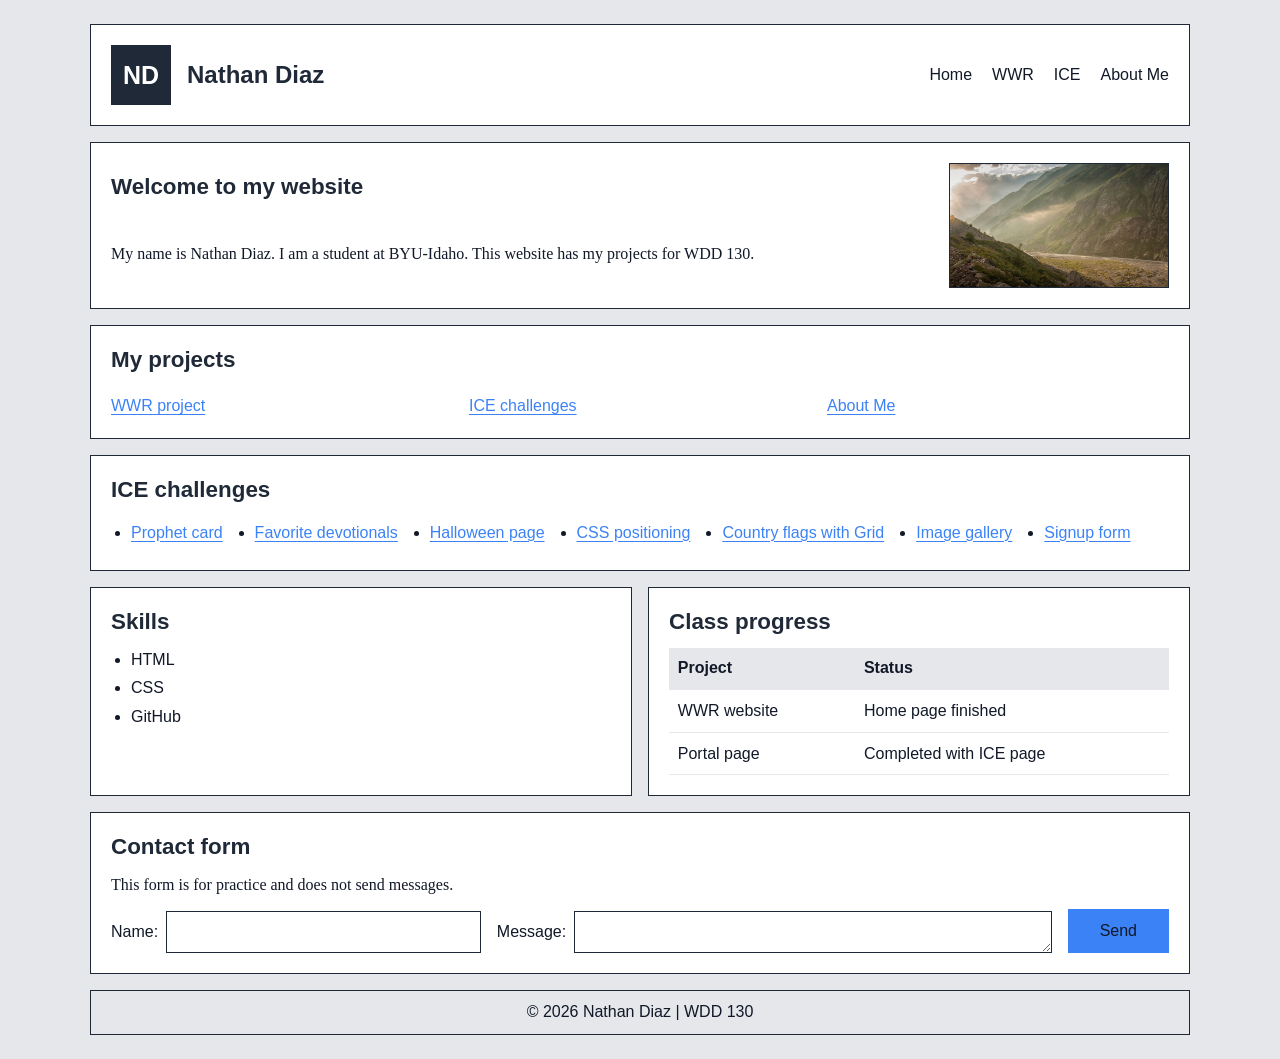
<file: index.html>
<!DOCTYPE html>
<html lang="en">
<head>
    <meta charset="UTF-8">
    <meta name="viewport" content="width=device-width, initial-scale=1.0">
    <title>Nathan Diaz | WDD 130 Portal</title>
    <link rel="stylesheet" href="styles/style.css">
</head>
<body>
    <header>
        <img src="images/nd-mark.svg" alt="ND logo" width="60" height="60">
        <h1>Nathan Diaz</h1>
        <nav>
            <a href="index.html">Home</a>
            <a href="wwr/index.html">WWR</a>
            <a href="ice.html">ICE</a>
            <a href="about.html">About Me</a>
        </nav>
    </header>

    <main>
        <section id="about">
            <h2>Welcome to my website</h2>
            <p>My name is Nathan Diaz. I am a student at BYU-Idaho. This website has my projects for WDD 130.</p>
            <img src="wwr/images/mountains.jpg" alt="Mountains from my rafting project" width="250">
        </section>

        <section class="projects">
            <h2>My projects</h2>
            <p><a href="wwr/index.html">WWR project</a></p>
            <p><a href="ice.html">ICE challenges</a></p>
            <p><a href="about.html">About Me</a></p>
        </section>

        <section id="ice">
            <h2>ICE challenges</h2>
            <ul>
                <li><a href="ice/prophet_cards/oaks.html">Prophet card</a></li>
                <li><a href="ice/favorite_devo/favdevo.html">Favorite devotionals</a></li>
                <li><a href="ice/halloween/index.html">Halloween page</a></li>
                <li><a href="ice/positioning/positioning.html">CSS positioning</a></li>
                <li><a href="ice/grid_flags/flags.html">Country flags with Grid</a></li>
                <li><a href="ice/gallery/gallery.html">Image gallery</a></li>
                <li><a href="ice/signup/signup.html">Signup form</a></li>
            </ul>
        </section>

        <section>
            <h2>Skills</h2>
            <ul>
                <li>HTML</li>
                <li>CSS</li>
                <li>GitHub</li>
            </ul>
        </section>

        <section>
            <h2>Class progress</h2>
            <table>
                <tr>
                    <th scope="col">Project</th>
                    <th scope="col">Status</th>
                </tr>
                <tr>
                    <td>WWR website</td>
                    <td>Home page finished</td>
                </tr>
                <tr>
                    <td>Portal page</td>
                    <td>Completed with ICE page</td>
                </tr>
            </table>
        </section>

        <section class="contact">
            <h2>Contact form</h2>
            <p>This form is for practice and does not send messages.</p>
            <form>
                <p>
                    <label for="name">Name:</label>
                    <input type="text" id="name" name="name">
                </p>
                <p>
                    <label for="message">Message:</label>
                    <textarea id="message" name="message" rows="4" cols="25"></textarea>
                </p>
                <button type="button">Send</button>
            </form>
        </section>
    </main>

    <footer>
        <p>&copy; 2026 Nathan Diaz | WDD 130</p>
    </footer>
</body>
</html>
</file>
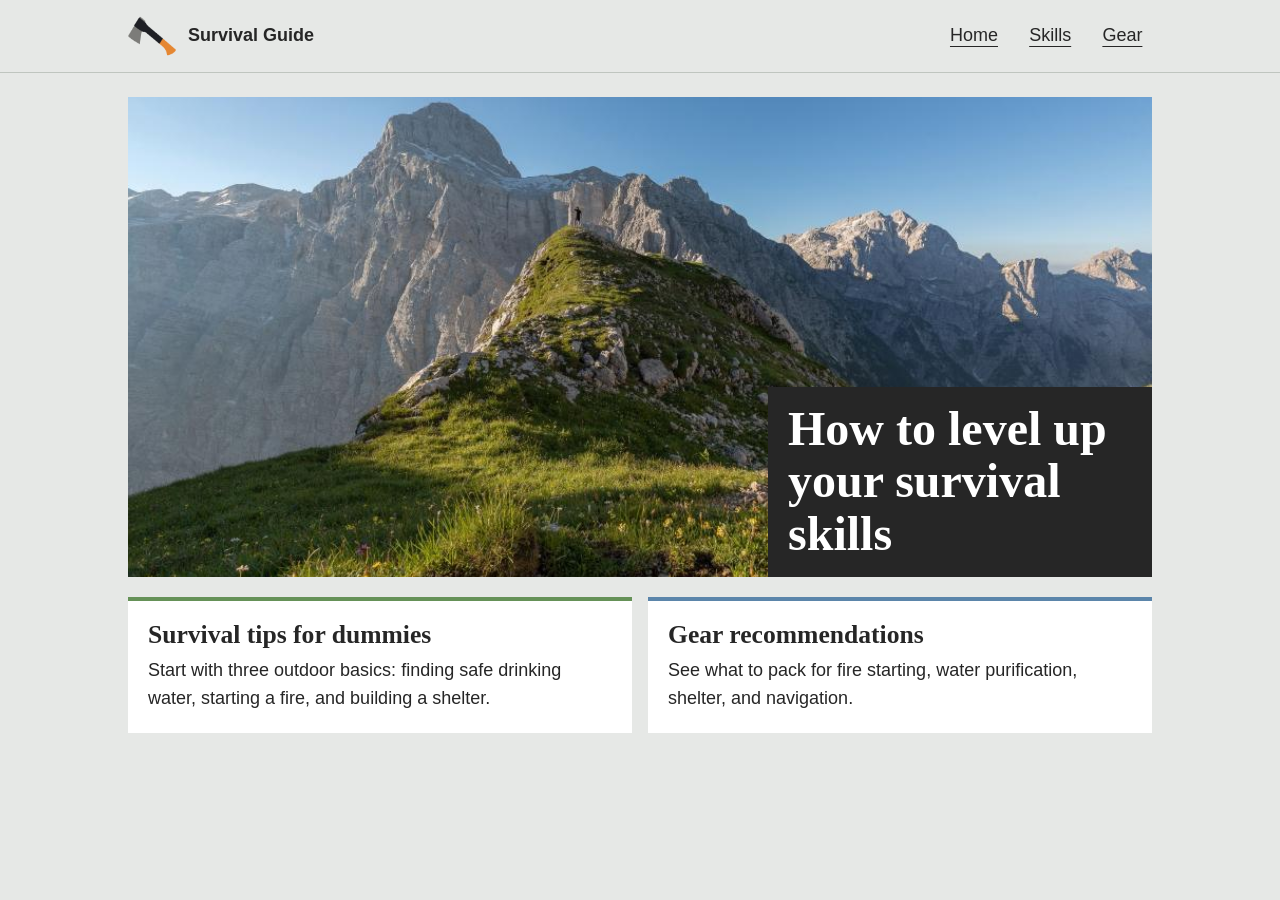
<file: frederickson/index.html>
<!DOCTYPE html>
<html lang="en">
<head>
    <meta charset="UTF-8">
    <meta name="viewport" content="width=device-width, initial-scale=1.0">
    <meta name="description" content="A beginner's guide to outdoor survival skills and gear.">
    <title>Survival Guide | Home</title>
    <style>
        :root {
            --ink: #262626;
            --paper: #e6e8e6;
            --green: #659157;
            --blue: #5b85aa;
        }

        * { box-sizing: border-box; }

        body {
            margin: 0;
            background: var(--paper);
            color: var(--ink);
            font: 1.125rem/1.55 Calibri, "Segoe UI", Arial, sans-serif;
        }

        h1, h2 {
            font-family: Gabriola, Georgia, serif;
            line-height: 1.1;
        }

        header { border-bottom: 1px solid #bfc5bf; }

        .top-bar, main {
            width: min(100% - 2rem, 64rem);
            margin-inline: auto;
        }

        .top-bar {
            display: flex;
            align-items: center;
            justify-content: space-between;
            flex-wrap: wrap;
            gap: 0.5rem 1.5rem;
            padding-block: 0.75rem;
        }

        .brand, nav {
            display: flex;
            align-items: center;
            gap: 0.75rem;
        }

        a { color: inherit; }

        .brand {
            font-weight: bold;
            text-decoration: none;
        }

        .brand img { display: block; }

        nav a {
            padding: 0.4rem 0.6rem;
            text-underline-offset: 0.25em;
        }

        a:focus-visible {
            outline: 3px solid #295b83;
            outline-offset: 3px;
        }

        main { padding-block: 1.5rem 2.5rem; }

        .hero {
            display: grid;
            align-items: end;
            overflow: hidden;
            background: var(--ink);
        }

        .hero img, .hero h1 { grid-area: 1 / 1; }

        .hero img {
            display: block;
            width: 100%;
            height: clamp(16rem, 50vw, 30rem);
            object-fit: cover;
        }

        .hero h1 {
            z-index: 1;
            justify-self: end;
            max-width: 24rem;
            margin: 0;
            padding: 1rem 1.25rem;
            background: var(--ink);
            color: white;
            font-size: clamp(1.8rem, 4.5vw, 3rem);
        }

        .topics {
            display: grid;
            grid-template-columns: repeat(2, minmax(0, 1fr));
            gap: 1rem;
            margin-top: 1.25rem;
        }

        .topic {
            padding: 1.25rem;
            border-top: 0.3rem solid var(--green);
            background: white;
        }

        #gear { border-color: var(--blue); }

        .topic h2 {
            margin: 0 0 0.5rem;
            font-size: 1.6rem;
        }

        .topic p { margin: 0; }

        @media (max-width: 34rem) {
            .topics { grid-template-columns: 1fr; }
        }
    </style>
</head>
<body>
    <header>
        <div class="top-bar">
            <a class="brand" href="index.html">
                <img src="logo.png" alt="" width="48" height="48">
                Survival Guide
            </a>
            <nav aria-label="Main navigation">
                <a href="index.html" aria-current="page">Home</a>
                <a href="#skills">Skills</a>
                <a href="#gear">Gear</a>
            </nav>
        </div>
    </header>

    <main>
        <section class="hero" aria-labelledby="home-title">
            <img src="hero.jpg" alt="A grassy ridgeline surrounded by rocky mountains" width="970" height="612">
            <h1 id="home-title">How to level up your survival skills</h1>
        </section>

        <div class="topics">
            <section class="topic" id="skills">
                <h2>Survival tips for dummies</h2>
                <p>Start with three outdoor basics: finding safe drinking water, starting a fire, and building a shelter.</p>
            </section>
            <section class="topic" id="gear">
                <h2>Gear recommendations</h2>
                <p>See what to pack for fire starting, water purification, shelter, and navigation.</p>
            </section>
        </div>
    </main>
</body>
</html>
</file>
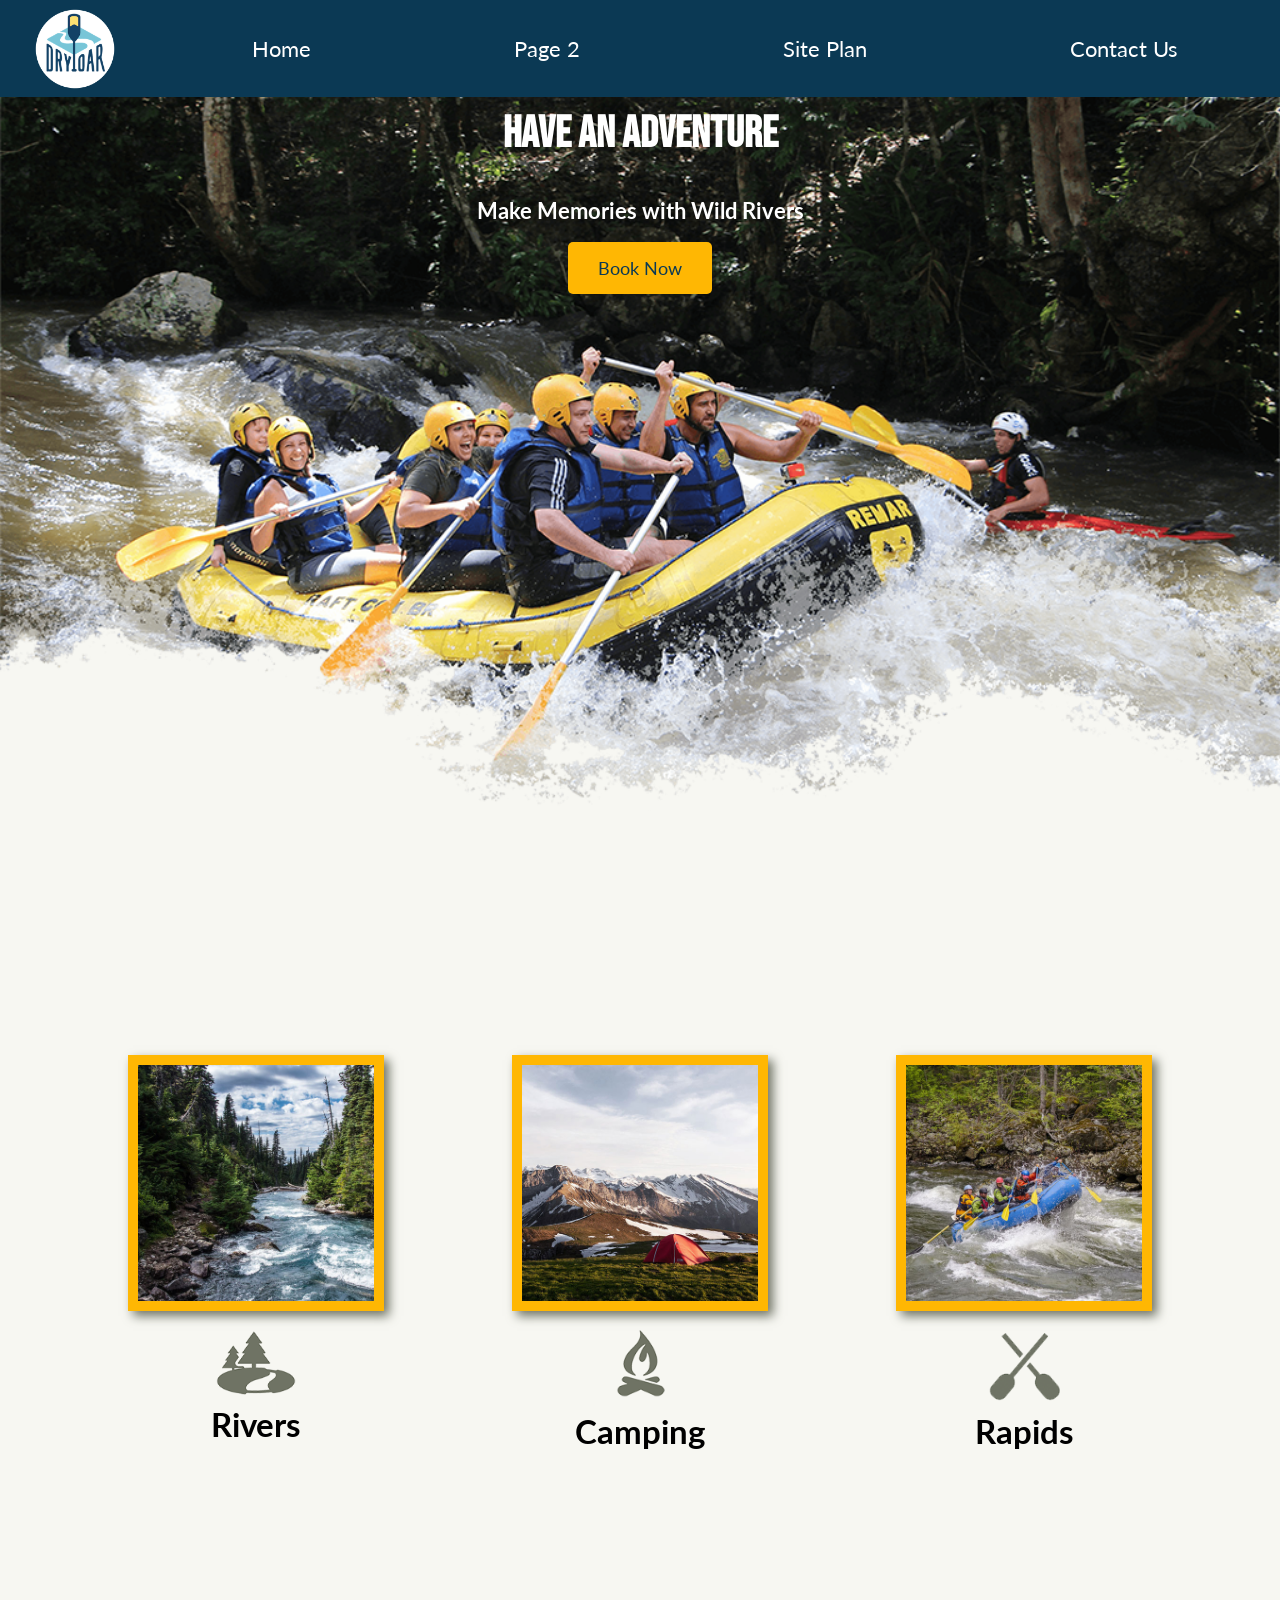
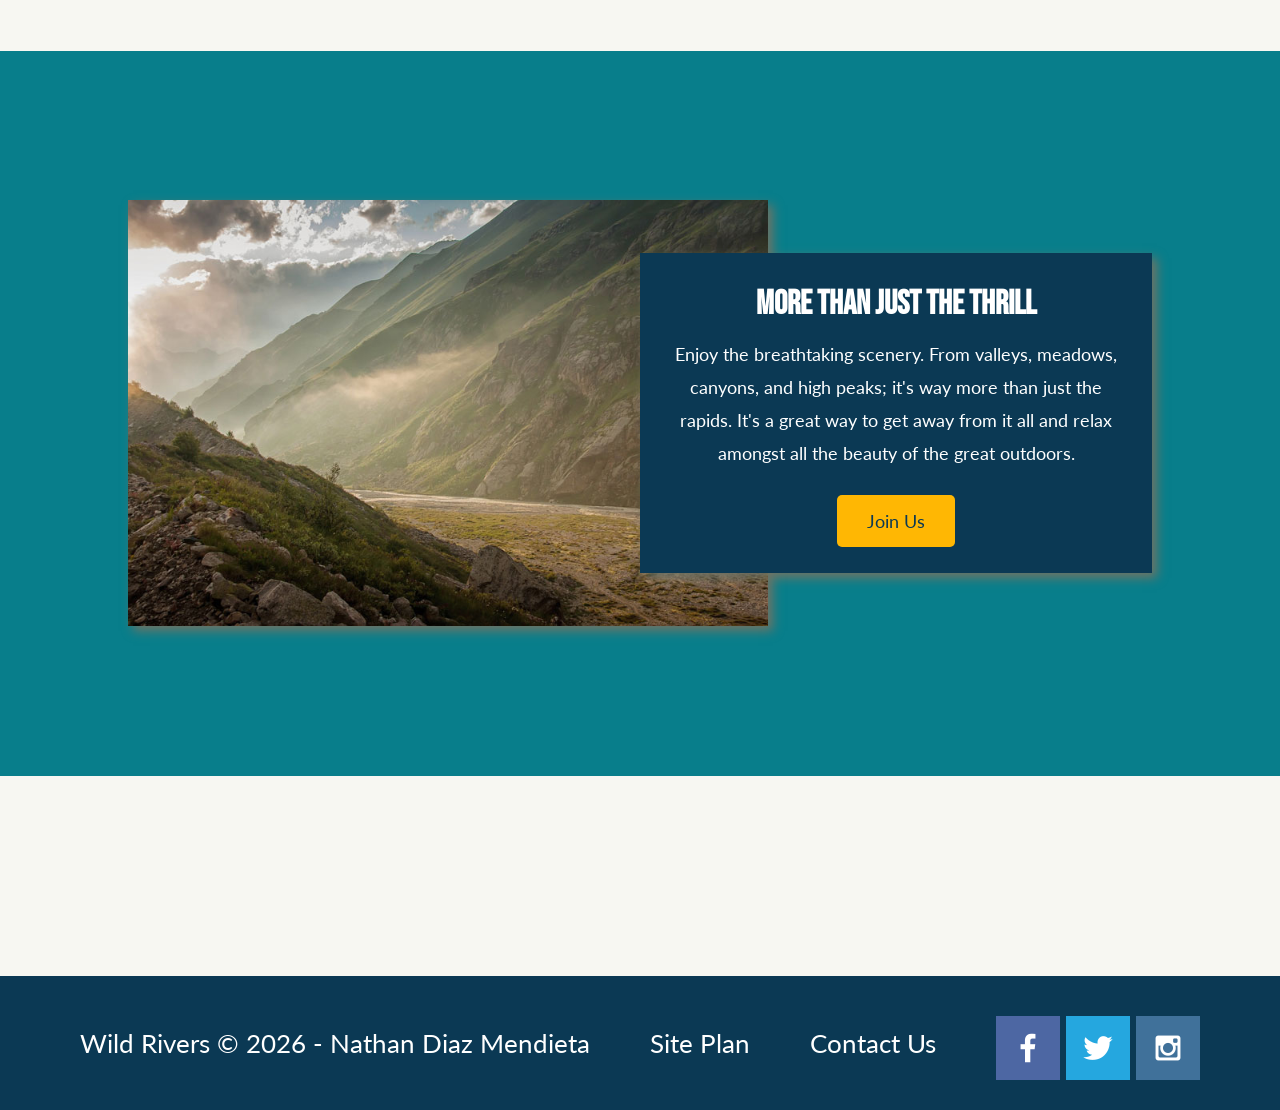
<file: wwr/index.html>
<!DOCTYPE html>
<html lang="en">

<head>
  <meta charset="UTF-8">
  <meta name="viewport" content="width=device-width, initial-scale=1.0">
  <title>Whitewater Rafting Vacations | Wild Rivers | Home</title>
  <link rel="stylesheet" href="styles/style.css">
</head>

<body>
  <div id="content">
    <header>
      <a id="logo_link" href="index.html">
        <img class="logo" src="images/logo.png" alt="Wild Rivers Logo">
      </a>

      <nav>
        <a href="index.html">Home</a>
        <a href="#">Page 2</a>
        <a href="site-plan-rafting.html">Site Plan</a>
        <a href="contactus.html">Contact Us</a>
      </nav>
    </header>

    <div id="hero">
      <div id="hero-box">
        <img id="hero-img" src="images/hero.png" alt="People enjoying white water rafting">
      </div>

      <section id="hero-msg">
        <h1 class="home-title">Have An Adventure</h1>
        <h4>Make Memories with Wild Rivers</h4>

        <div class="button-box">
          <a class="book" href="contactus.html">Book Now</a>
        </div>
      </section>
    </div>

    <main class="home-grid">
      <section class="rivers-card">
        <img class="card-img" src="images/rivers.jpg" alt="river in forest">
        <img class="icon" src="images/river_icon.png" alt="river icon">
        <h2>Rivers</h2>
      </section>

      <section class="camping-card">
        <img class="card-img" src="images/camping.jpg" alt="tent in mountains">
        <img class="icon" src="images/fire_icon.png" alt="fire icon">
        <h2>Camping</h2>
      </section>

      <section class="rapids-card">
        <img class="card-img" src="images/rapids.jpg" alt="rafting boat">
        <img class="icon" src="images/oars.png" alt="oars icon">
        <h2>Rapids</h2>
      </section>

      <div id="background"></div>
      <img class="mountains" src="images/mountains.jpg" alt="Misty mountains">

      <section class="msg">
        <h2>More Than Just The Thrill</h2>
        <p>
          Enjoy the breathtaking scenery. From valleys, meadows, canyons, and high peaks;
          it's way more than just the rapids. It's a great way to get away from it all and
          relax amongst all the beauty of the great outdoors.
        </p>
        <a class="join" href="rivers.html">Join Us</a>
      </section>
    </main>

    <footer>
      <p>Wild Rivers &copy; 2026 - Nathan Diaz Mendieta</p>
      <p><a href="site-plan-rafting.html">Site Plan</a></p>
      <p><a href="contactus.html">Contact Us</a></p>

      <div class="social">
        <a href="https://facebook.com" target="_blank">
          <img src="images/facebook.png" alt="fb icon">
        </a>

        <a href="https://twitter.com" target="_blank">
          <img src="images/twitter.png" alt="twitter icon">
        </a>

        <a href="https://instagram.com" target="_blank">
          <img src="images/instagram.png" alt="instagram icon">
        </a>
      </div>
    </footer>
  </div>
</body>

</html>
</file>
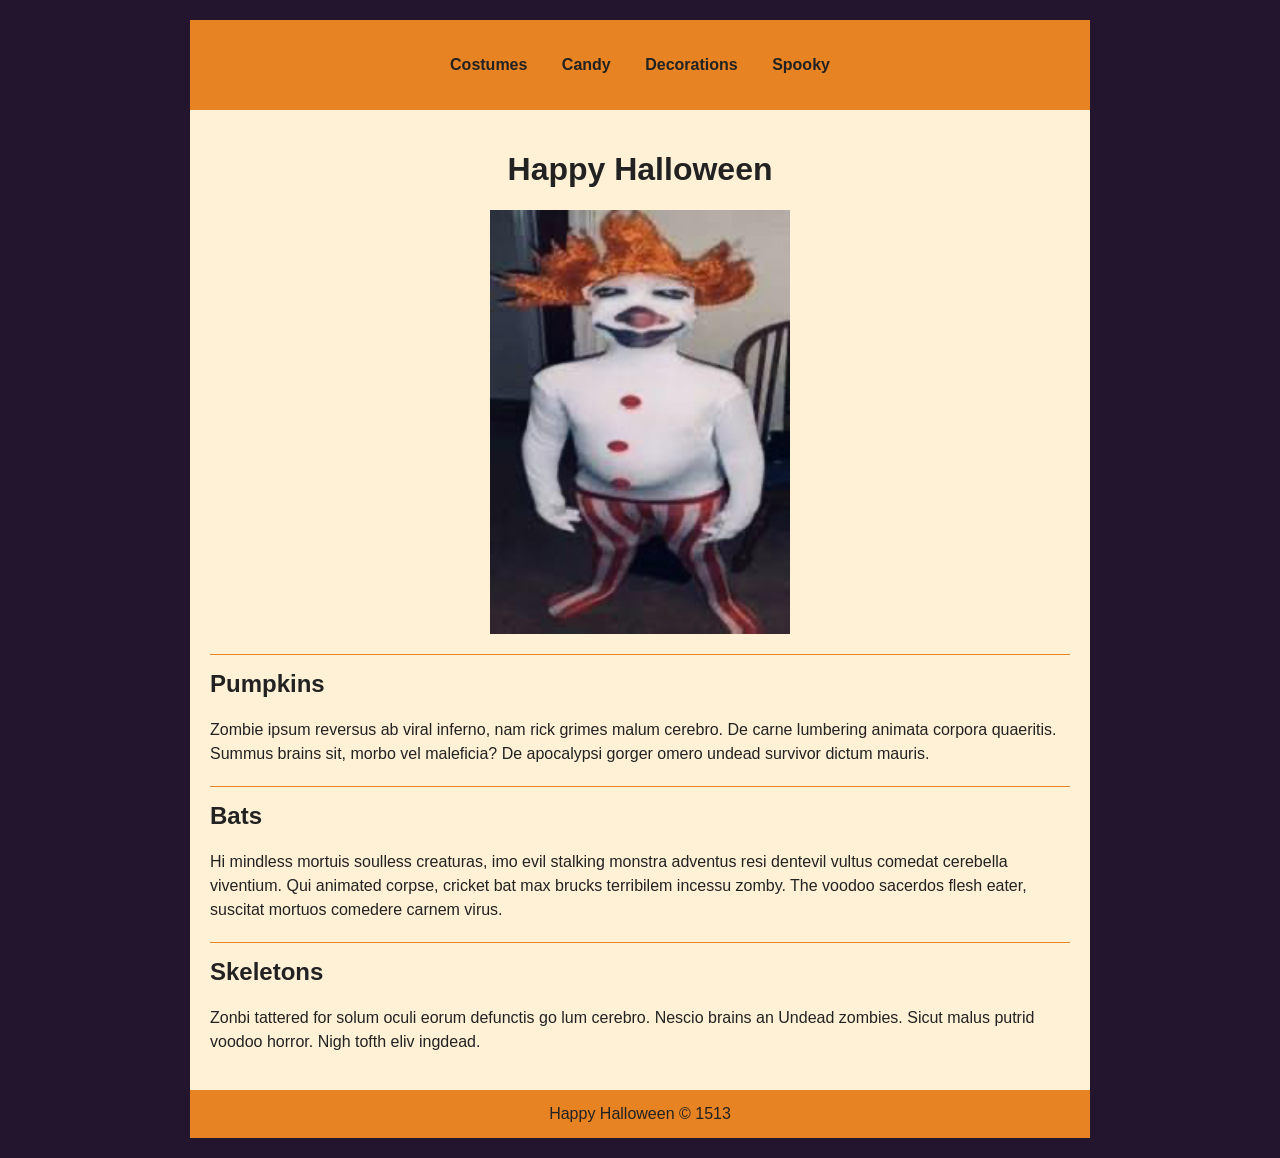
<file: ice/halloween/index.html>
<!-- For this activity you are not allowed to change
 the HTML code, only the CSS -->

<!DOCTYPE html>
<html lang="en">

<head>
    <meta charset="UTF-8">
    <meta name="viewport" content="width=device-width, initial-scale=1.0">
    <title>Document</title>
    <link rel="stylesheet" href="styles/styles.css">
</head>

<body>
    <div id="wrapper">
        <header>
            <nav>
                <ul>
                    <li>Costumes</li>
                    <li>Candy</li>
                    <li>Decorations</li>
                    <li>Spooky</li>
                </ul>
            </nav>
        </header>
        <main>
            <h1>Happy Halloween</h1>
            <img src="images/halloween.png">
            <section>
                <h2>Pumpkins</h2>
                <p>Zombie ipsum reversus ab viral inferno, nam rick grimes
                    malum cerebro. De carne lumbering animata corpora quaeritis.
                    Summus brains sit​​, morbo vel maleficia? De apocalypsi gorger
                    omero undead survivor dictum mauris. </p>
            </section>
            <section>
                <h2>Bats</h2>
                <p>Hi mindless mortuis soulless
                    creaturas, imo evil stalking monstra adventus resi dentevil vultus
                    comedat cerebella viventium. Qui animated corpse, cricket bat max
                    brucks terribilem incessu zomby. The voodoo sacerdos flesh eater,
                    suscitat mortuos comedere carnem virus.</p>
            </section>
            <section>
                <h2>Skeletons</h2>
                <p>Zonbi tattered for solum oculi
                    eorum defunctis go lum cerebro. Nescio brains an Undead zombies. Sicut
                    malus putrid voodoo horror. Nigh tofth eliv ingdead.</p>
            </section>
        </main>
        <footer>
            Happy Halloween &copy; 1513
        </footer>
    </div>
</body>

</html>
</file>
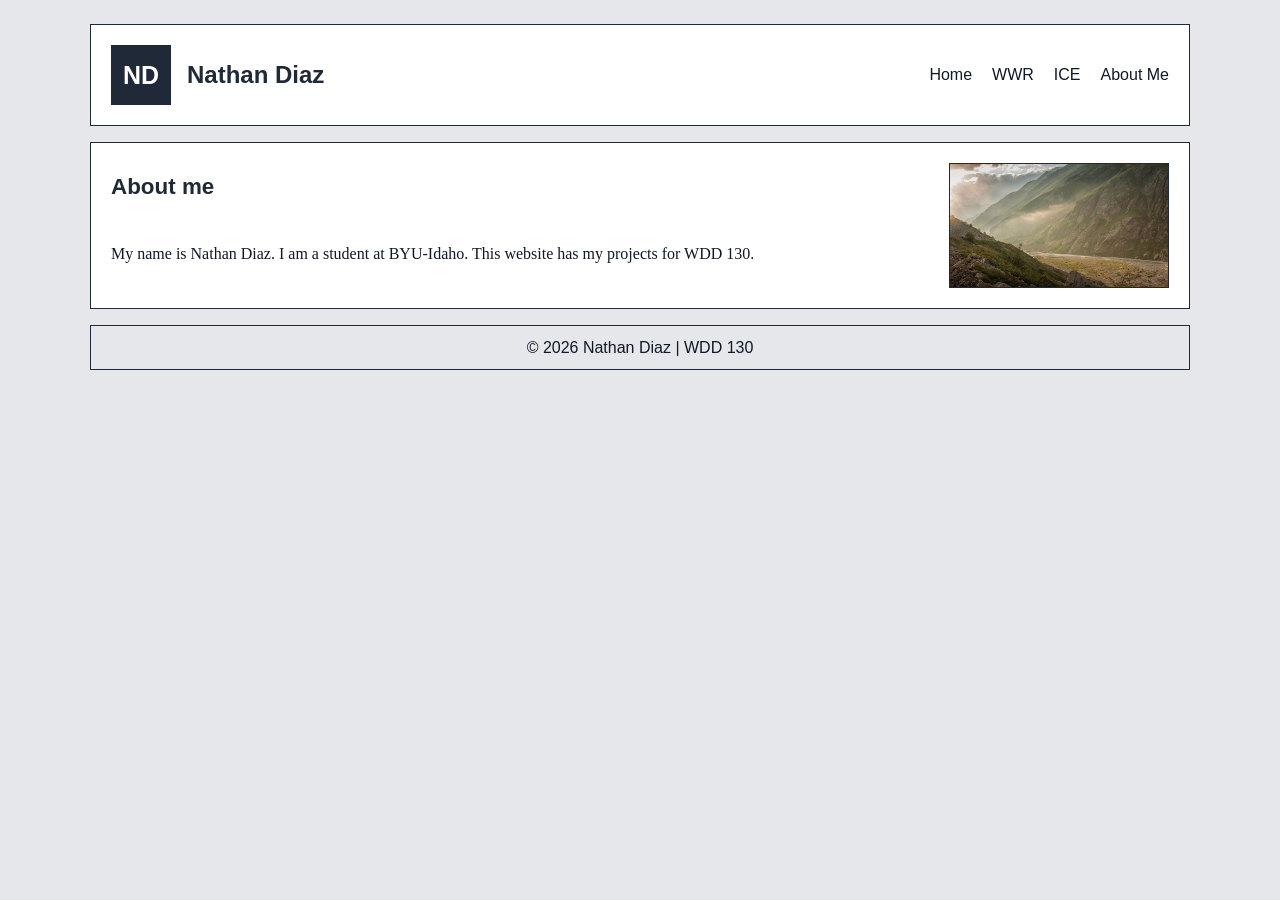
<file: about.html>
<!DOCTYPE html>
<html lang="en">
<head>
    <meta charset="UTF-8">
    <meta name="viewport" content="width=device-width, initial-scale=1.0">
    <title>About Me | Nathan Diaz</title>
    <link rel="stylesheet" href="styles/style.css">
</head>
<body>
    <header>
        <img src="images/nd-mark.svg" alt="ND logo" width="60" height="60">
        <h1>Nathan Diaz</h1>
        <nav>
            <a href="index.html">Home</a>
            <a href="wwr/index.html">WWR</a>
            <a href="ice.html">ICE</a>
            <a href="about.html">About Me</a>
        </nav>
    </header>

    <main>
        <section id="about">
            <h2>About me</h2>
            <p>My name is Nathan Diaz. I am a student at BYU-Idaho. This website has my projects for WDD 130.</p>
            <img src="wwr/images/mountains.jpg" alt="Mountains from my rafting project" width="250">
        </section>
    </main>

    <footer>
        <p>&copy; 2026 Nathan Diaz | WDD 130</p>
    </footer>
</body>
</html>
</file>
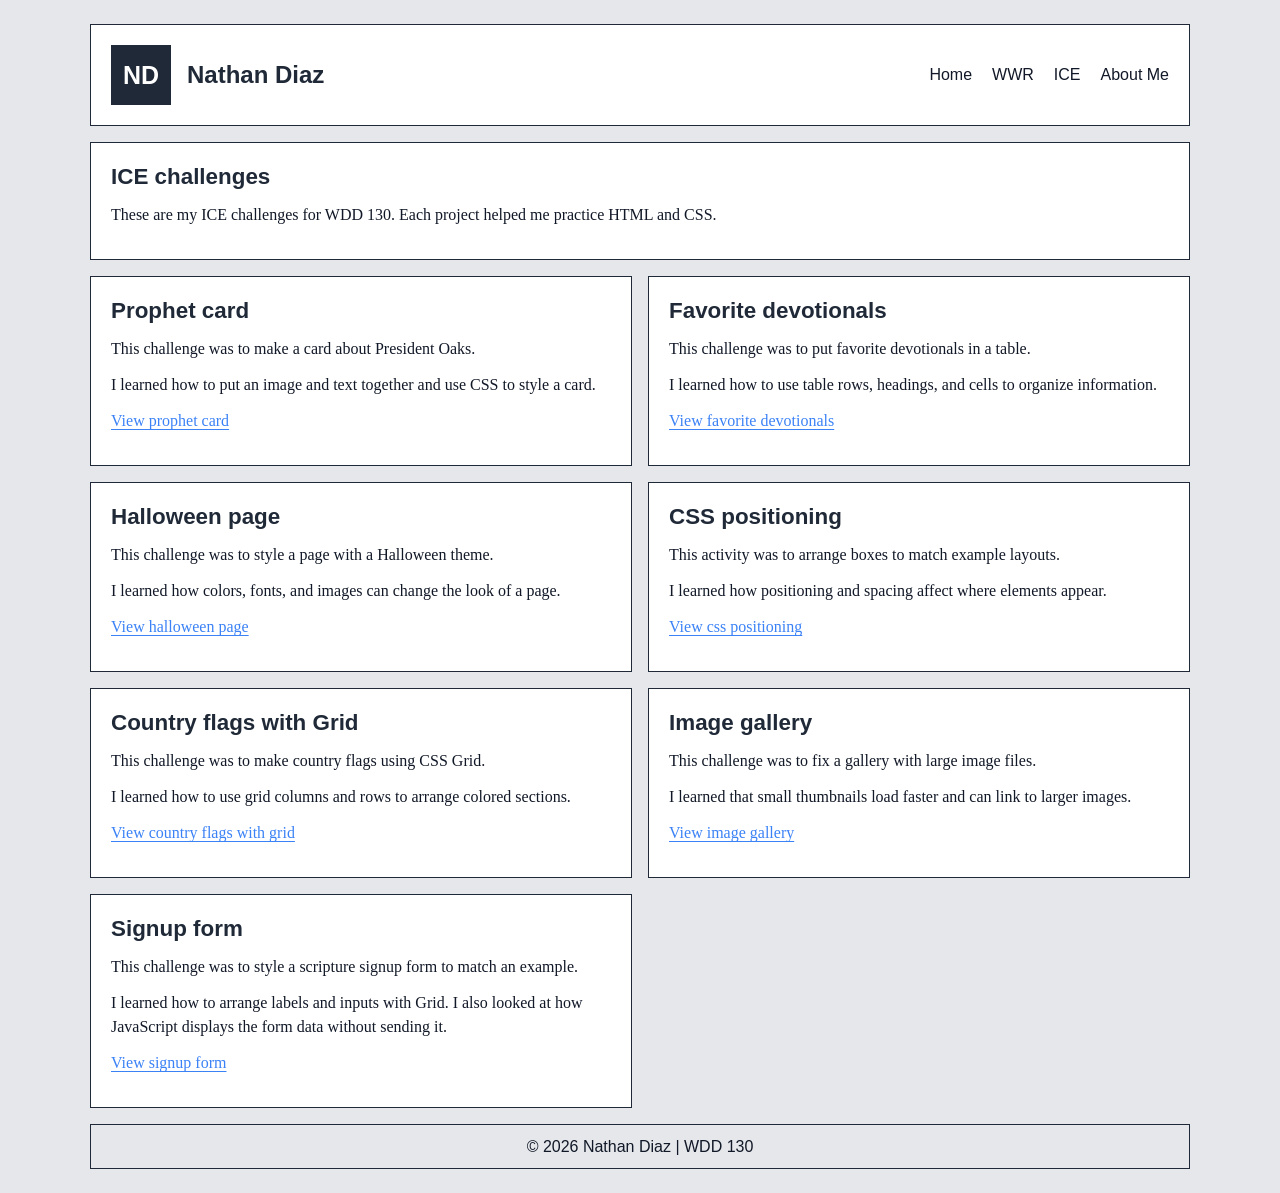
<file: ice.html>
<!DOCTYPE html>
<html lang="en">
<head>
    <meta charset="UTF-8">
    <meta name="viewport" content="width=device-width, initial-scale=1.0">
    <title>ICE Challenges | Nathan Diaz</title>
    <link rel="stylesheet" href="styles/style.css">
</head>
<body>
    <header>
        <img src="images/nd-mark.svg" alt="ND logo" width="60" height="60">
        <h1>Nathan Diaz</h1>
        <nav>
            <a href="index.html">Home</a>
            <a href="wwr/index.html">WWR</a>
            <a href="ice.html">ICE</a>
            <a href="about.html">About Me</a>
        </nav>
    </header>

    <main>
        <section id="ice">
            <h2>ICE challenges</h2>
            <p>These are my ICE challenges for WDD 130. Each project helped me practice HTML and CSS.</p>
        </section>
        <section>
            <h2>Prophet card</h2>
            <p>This challenge was to make a card about President Oaks.</p>
            <p>I learned how to put an image and text together and use CSS to style a card.</p>
            <p><a href="ice/prophet_cards/oaks.html">View prophet card</a></p>
        </section>
        <section>
            <h2>Favorite devotionals</h2>
            <p>This challenge was to put favorite devotionals in a table.</p>
            <p>I learned how to use table rows, headings, and cells to organize information.</p>
            <p><a href="ice/favorite_devo/favdevo.html">View favorite devotionals</a></p>
        </section>
        <section>
            <h2>Halloween page</h2>
            <p>This challenge was to style a page with a Halloween theme.</p>
            <p>I learned how colors, fonts, and images can change the look of a page.</p>
            <p><a href="ice/halloween/index.html">View halloween page</a></p>
        </section>
        <section>
            <h2>CSS positioning</h2>
            <p>This activity was to arrange boxes to match example layouts.</p>
            <p>I learned how positioning and spacing affect where elements appear.</p>
            <p><a href="ice/positioning/positioning.html">View css positioning</a></p>
        </section>
        <section>
            <h2>Country flags with Grid</h2>
            <p>This challenge was to make country flags using CSS Grid.</p>
            <p>I learned how to use grid columns and rows to arrange colored sections.</p>
            <p><a href="ice/grid_flags/flags.html">View country flags with grid</a></p>
        </section>
        <section>
            <h2>Image gallery</h2>
            <p>This challenge was to fix a gallery with large image files.</p>
            <p>I learned that small thumbnails load faster and can link to larger images.</p>
            <p><a href="ice/gallery/gallery.html">View image gallery</a></p>
        </section>
        <section>
            <h2>Signup form</h2>
            <p>This challenge was to style a scripture signup form to match an example.</p>
            <p>I learned how to arrange labels and inputs with Grid. I also looked at how JavaScript displays the form data without sending it.</p>
            <p><a href="ice/signup/signup.html">View signup form</a></p>
        </section>
    </main>

    <footer>
        <p>&copy; 2026 Nathan Diaz | WDD 130</p>
    </footer>
</body>
</html>
</file>
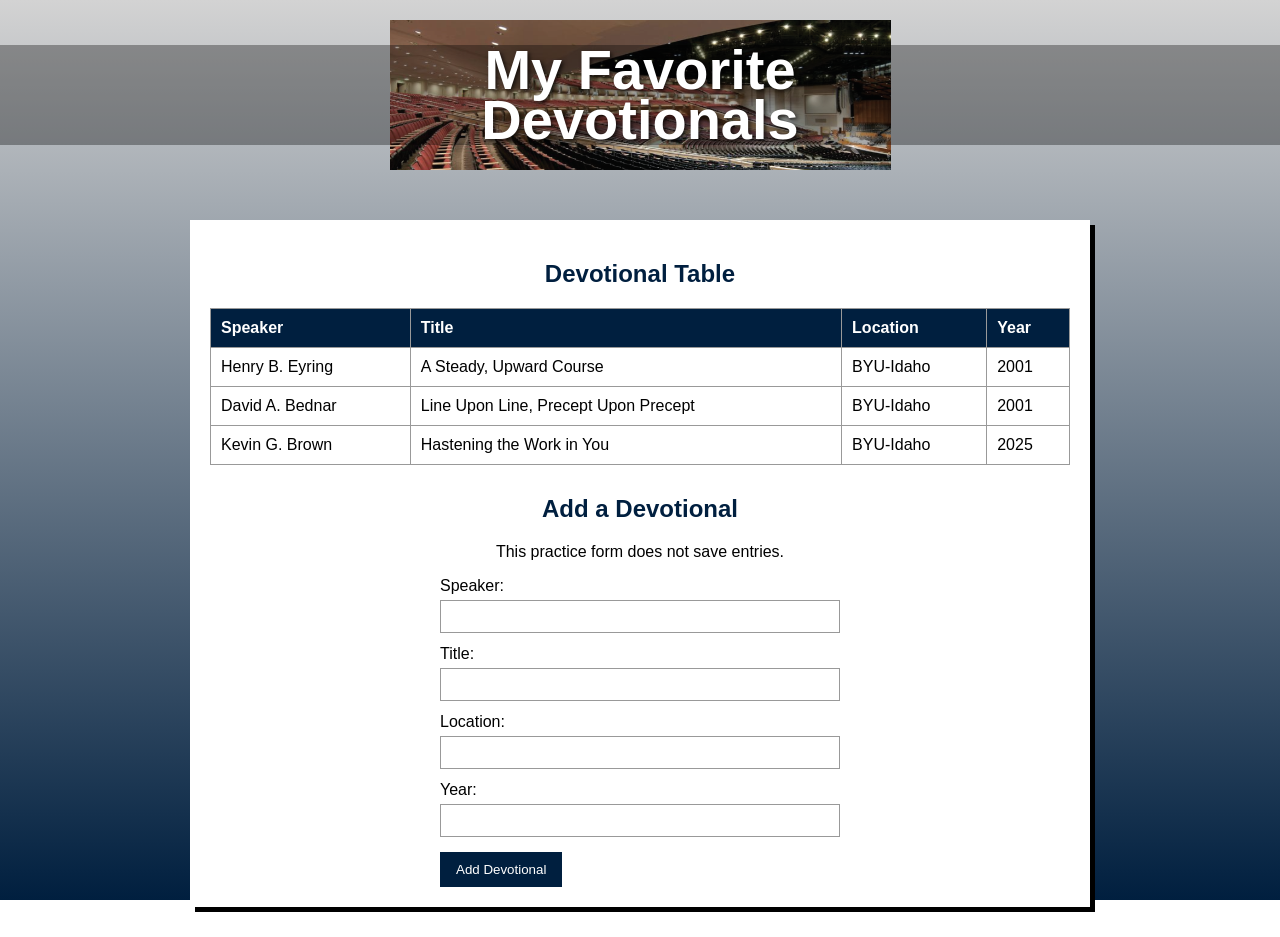
<file: ice/favorite_devo/favdevo.html>
<!DOCTYPE html>
<html lang="en">
<head>
    <meta charset="UTF-8">
    <meta name="viewport" content="width=device-width, initial-scale=1.0">
    <title>My Favorite Devotionals</title>
    <link rel="stylesheet" href="styles/styles.css">
</head>
<body>
    <div class="container">
        <header class="header">
            <div class="header-image">
                <h1>My Favorite<br>Devotionals</h1>
            </div>
        </header>
        <main>
            <div class="content-box">
                <h2>Devotional Table</h2>
                <table>
                    <tr>
                        <th scope="col">Speaker</th>
                        <th scope="col">Title</th>
                        <th scope="col">Location</th>
                        <th scope="col">Year</th>
                    </tr>
                    <tr>
                        <td>Henry B. Eyring</td>
                        <td>A Steady, Upward Course</td>
                        <td>BYU-Idaho</td>
                        <td>2001</td>
                    </tr>
                    <tr>
                        <td>David A. Bednar</td>
                        <td>Line Upon Line, Precept Upon Precept</td>
                        <td>BYU-Idaho</td>
                        <td>2001</td>
                    </tr>
                    <tr>
                        <td>Kevin G. Brown</td>
                        <td>Hastening the Work in You</td>
                        <td>BYU-Idaho</td>
                        <td>2025</td>
                    </tr>
                </table>

                <h2>Add a Devotional</h2>
                <p>This practice form does not save entries.</p>
                <form>
                    <label for="speaker">Speaker:</label>
                    <input type="text" id="speaker" name="speaker">

                    <label for="title">Title:</label>
                    <input type="text" id="title" name="title">

                    <label for="location">Location:</label>
                    <input type="text" id="location" name="location">

                    <label for="year">Year:</label>
                    <input type="number" id="year" name="year">

                    <button type="button">Add Devotional</button>
                </form>
            </div>
        </main>
    </div>
</body>
</html>
</file>
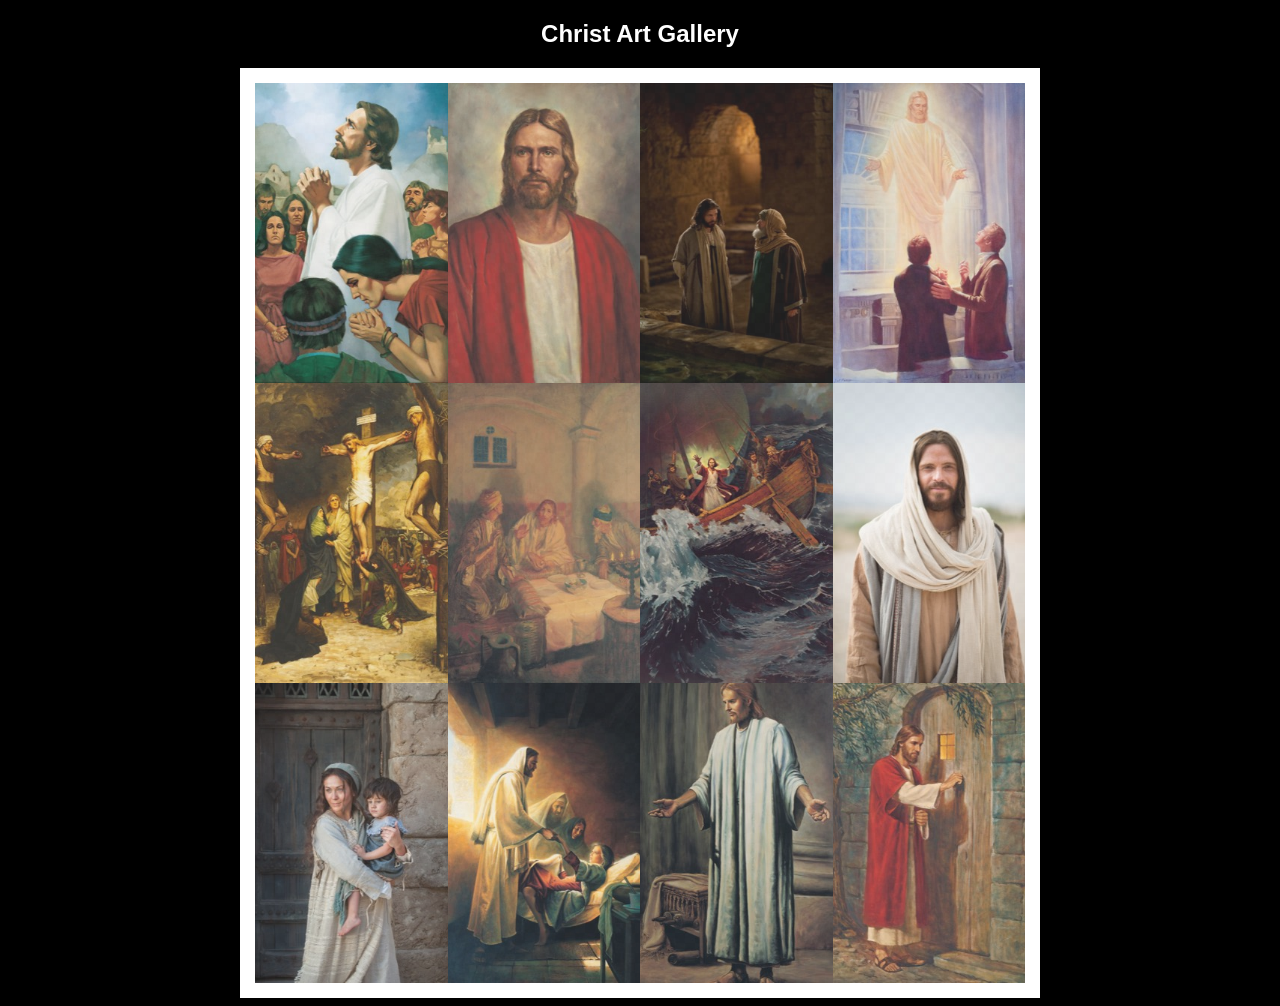
<file: ice/gallery/gallery.html>
<!DOCTYPE html>
<html lang="en">
<head>
    <meta charset="UTF-8">
    <meta name="viewport" content="width=device-width, initial-scale=1.0">
    <title>Images of Christ</title>
    <style>
        body {
            background: black;
        }
        #wrapper{
            max-width: 800px;
            margin: 0 auto;
        }
        nav {
            color: white;
            text-align: center;
            font-family: Haettenschweiler, 'Arial Narrow Bold', sans-serif;
        }
        #gallery{
            display: grid;
            grid-template-columns: repeat(4, minmax(0, 1fr));
            box-sizing: border-box;
            border: 15px solid rgb(255, 255, 255);
            width: 100%;
            background-color: #ddd;
            background-image:
                linear-gradient(45deg, #ccc 26%, transparent 26%), 
                linear-gradient(135deg, #ccc 26%, transparent 26%),
                linear-gradient(45deg, transparent 75%, #ccc 75%),
                linear-gradient(135deg, transparent 75%, #ccc 75%);
            background-size: 20px 20px; /* Must be a square */
            background-position: 0 0, 10px 0, 10px -10px, 0px 10px; 
            
        }
        #gallery a {
            cursor: url('images/christus.png'), pointer;
        }
        #gallery img {
            width: 100%;
            height: 300px;
            object-fit: cover;
            opacity: 85%;
            display:block;
        }
        #gallery img:hover{
            opacity: 100%;
        }
        #gallery a:focus-visible { outline: 4px solid gold; outline-offset: -4px; }
        #gallery a:focus-visible img { opacity: 100%; }
        @media (max-width: 650px) { #gallery { grid-template-columns: repeat(2, minmax(0, 1fr)); } #gallery img { height: 240px; } }
        @media (max-width: 360px) { #gallery { grid-template-columns: 1fr; } }
    </style>
</head>
<body>
    <div id="wrapper">
        <nav>
            <h1>Christ Art Gallery</h1>
        </nav>
        <main>
            <div id="gallery">
                <a href="images/big/img1.jpg"><img src="images/small/img1.jpg" alt="Artwork of Jesus Christ, image 1" loading="lazy" decoding="async"></a>
                <a href="images/big/img2.jpg"><img src="images/small/img2.jpg" alt="Artwork of Jesus Christ, image 2" loading="lazy" decoding="async"></a>
                <a href="images/big/img3.jpg"><img src="images/small/img3.jpg" alt="Artwork of Jesus Christ, image 3" loading="lazy" decoding="async"></a>
                <a href="images/big/img4.jpg"><img src="images/small/img4.jpg" alt="Artwork of Jesus Christ, image 4" loading="lazy" decoding="async"></a>
                <a href="images/big/img5.jpg"><img src="images/small/img5.jpg" alt="Artwork of Jesus Christ, image 5" loading="lazy" decoding="async"></a>
                <a href="images/big/img6.jpg"><img src="images/small/img6.jpg" alt="Artwork of Jesus Christ, image 6" loading="lazy" decoding="async"></a>
                <a href="images/big/img7.jpg"><img src="images/small/img7.jpg" alt="Artwork of Jesus Christ, image 7" loading="lazy" decoding="async"></a>
                <a href="images/big/img8.jpg"><img src="images/small/img8.jpg" alt="Artwork of Jesus Christ, image 8" loading="lazy" decoding="async"></a>
                <a href="images/big/img9.jpg"><img src="images/small/img9.jpg" alt="Artwork of Jesus Christ, image 9" loading="lazy" decoding="async"></a>
                <a href="images/big/img10.jpg"><img src="images/small/img10.jpg" alt="Artwork of Jesus Christ, image 10" loading="lazy" decoding="async"></a>
                <a href="images/big/img11.jpg"><img src="images/small/img11.jpg" alt="Artwork of Jesus Christ, image 11" loading="lazy" decoding="async"></a>
                <a href="images/big/img12.jpg"><img src="images/small/img12.jpg" alt="Artwork of Jesus Christ, image 12" loading="lazy" decoding="async"></a>
            </div>
        </main>
    </div>
</body>
</html>
</file>
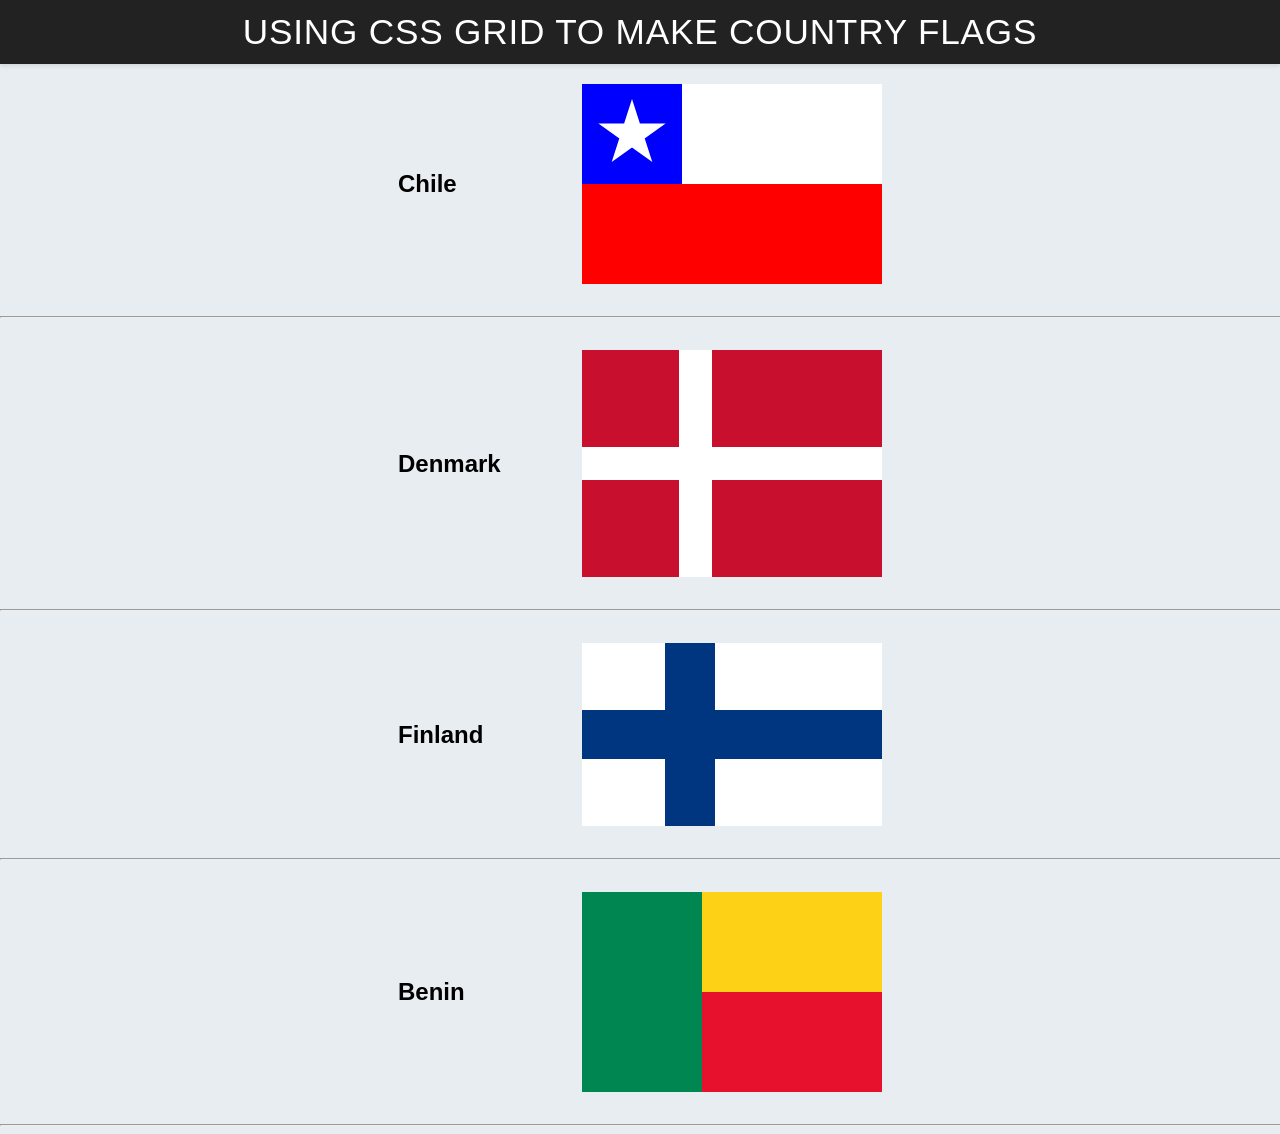
<file: ice/grid_flags/flags.html>
<!DOCTYPE html>
<html lang="en">

<head>
    <meta charset="UTF-8">
    <meta name="viewport" content="width=device-width, initial-scale=1.0">
    <title>Flag</title>
    <style>
        body {
            margin: 0;
            font-family: 'Helvetica Neue', sans-serif;
            background-color: gray;
        }

        header {
            background-color: #222;
            color: #fff;
            padding: 0.75rem 1.5rem;
            display: flex;
            align-items: center;
            justify-content: center;
            font-size: 1.1rem;
            letter-spacing: 0.05rem;
            text-transform: uppercase;
            box-shadow: 0 2px 4px rgba(0, 0, 0, 0.1);
        }

        header h1 {
            margin: 0;
            font-weight: 400;
        }
        main {
            display: grid;
            grid-template-columns: .1fr .1fr 1fr .1fr;
            margin-top: 20px;
        }
        hr {
            width: 100%;
            grid-column: 1 / 5;
        }
        h2 {
            grid-column: 2/3;
        }

        #blue {
            background: blue;
            grid-column: 1 / 2;
            display: grid;
            align-items: center;
            justify-items: center;
        }

        #white {
            background: white;
            grid-column: 2 / 4;
        }

        #red {
            background: red;
            grid-column: 1 / 4;
        }

        #chile {
            display: grid;
            grid-template-columns: 1fr 1fr 1fr;
            grid-template-rows: 1fr 1fr;
            height: 200px;
            width: 300px;
        }

        .star {
            width: 70px;
            aspect-ratio: 1;
            background: white;
            clip-path: polygon(50% 0, 79% 90%, 2% 35%, 98% 35%, 21% 90%);
        }
        /* Nordic crosses are the background visible between grid cells. */
        #denmark {
            display: grid;
            grid-template-columns: 12fr 4fr 21fr;
            grid-template-rows: 12fr 4fr 12fr;
            width: 300px;
            height: 227px;
            background: white;
        }
        #denmark > div { background: #c8102e; }
        #finland {
            display: grid;
            grid-template-columns: 5fr 3fr 10fr;
            grid-template-rows: 4fr 3fr 4fr;
            width: 300px;
            height: 183px;
            background: #003580;
        }
        #finland > div { background: white; }
        #dred1, #fwhite1 { grid-area: 1 / 1 / 2 / 2; }
        #dred2, #fwhite2 { grid-area: 1 / 3 / 2 / 4; }
        #dred3, #fwhite3 { grid-area: 3 / 1 / 4 / 2; }
        #dred4, #fwhite4 { grid-area: 3 / 3 / 4 / 4; }
        #benin {
            display: grid;
            grid-template-columns: 2fr 3fr;
            grid-template-rows: 1fr 1fr;
            width: 300px;
            height: 200px;
        }
        #bgreen { background: #008751; grid-area: 1 / 1 / 3 / 2; }
        #byellow { background: #fcd116; grid-area: 1 / 2 / 2 / 3; }
        #bred { background: #e8112d; grid-area: 2 / 2 / 3 / 3; }
        main { grid-template-columns: minmax(1rem, 1fr) minmax(7rem, 10rem) 300px minmax(1rem, 1fr); gap: 1.5rem; align-items: center; }
        body { background-color: #e8edf1; }
        @media (max-width: 520px) {
            main { grid-template-columns: 1fr; padding: 1rem; justify-items: center; }
            h2, hr { grid-column: 1; }
            header h1 { font-size: 1.3rem; }
        }
    </style>
</head>

<body>
    <header>
        <h1>Using CSS Grid to make Country Flags</h1>
    </header>
    <main>
        <h2>Chile</h2>
        <div id="chile">
            <div id="blue">
                <div class="star"></div>
            </div>
            <div id="white"></div>
            <div id="red"></div>
        </div>
        <hr>

        <h2>Denmark</h2>
        <div id="denmark">
            <div id="dred1"></div>
            <div id="dred2"></div>
            <div id="dred3"></div>
            <div id="dred4"></div>
        </div>
        <hr>

        <h2>Finland</h2>
        <div id="finland">
            <div id="fwhite1"></div>
            <div id="fwhite2"></div>
            <div id="fwhite3"></div>
            <div id="fwhite4"></div>
        </div>
        <hr>

        <h2>Benin</h2>
        <div id="benin">
            <div id="bgreen"></div>
            <div id="byellow"></div>
            <div id="bred"></div>
        </div>
        <hr>
    </main>
</body>

</html>
</file>
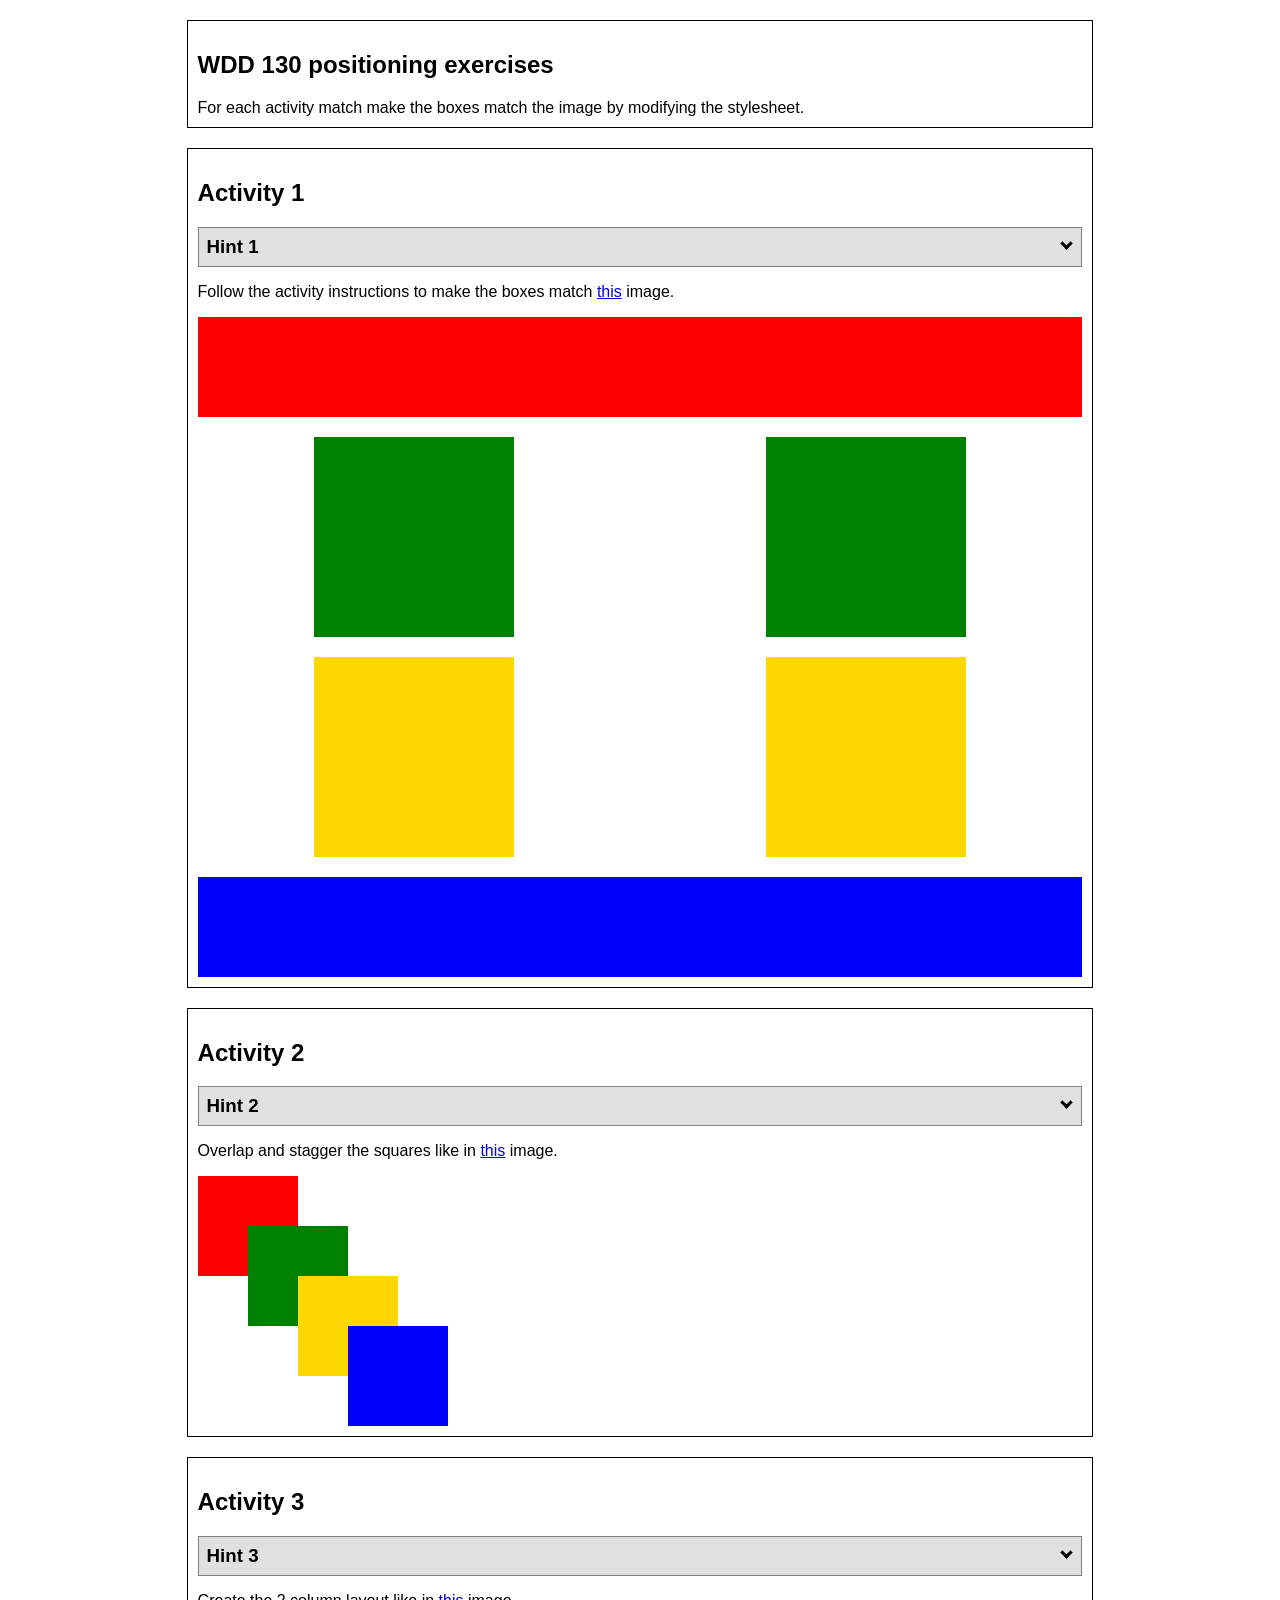
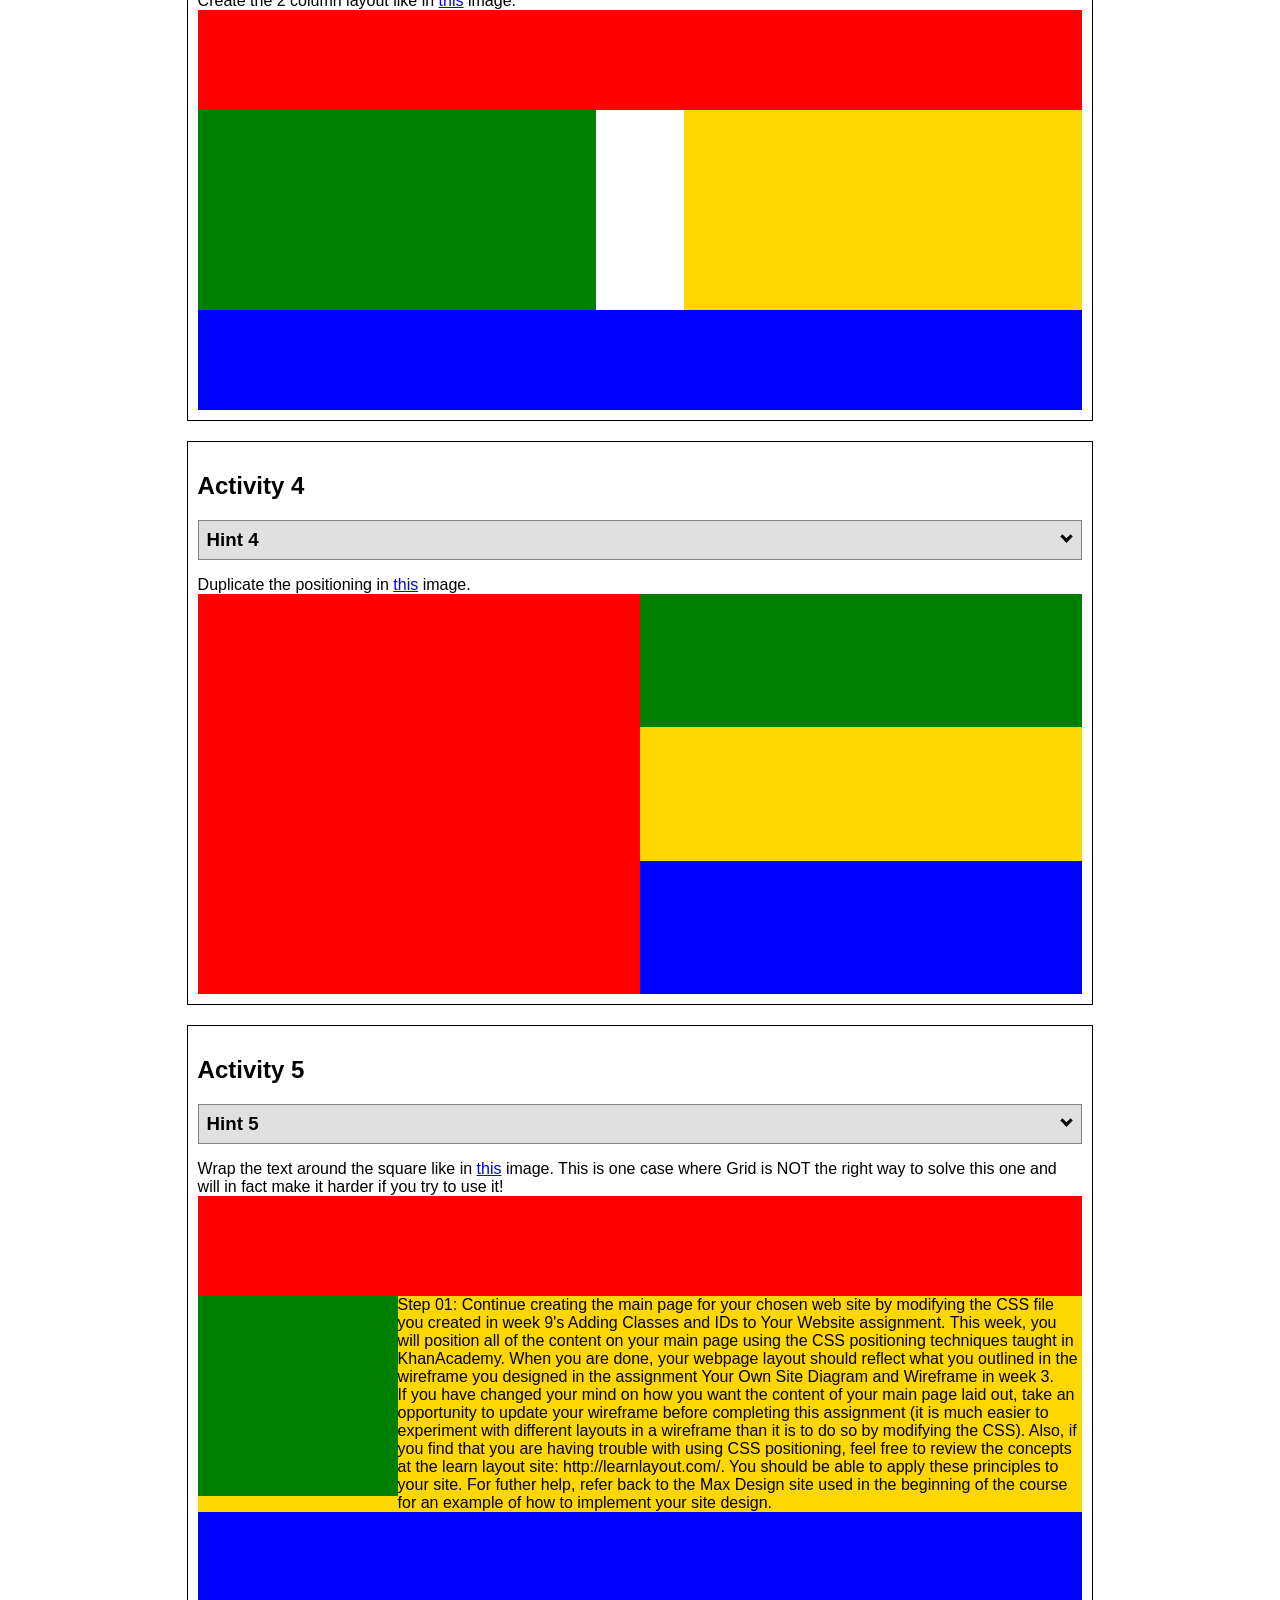
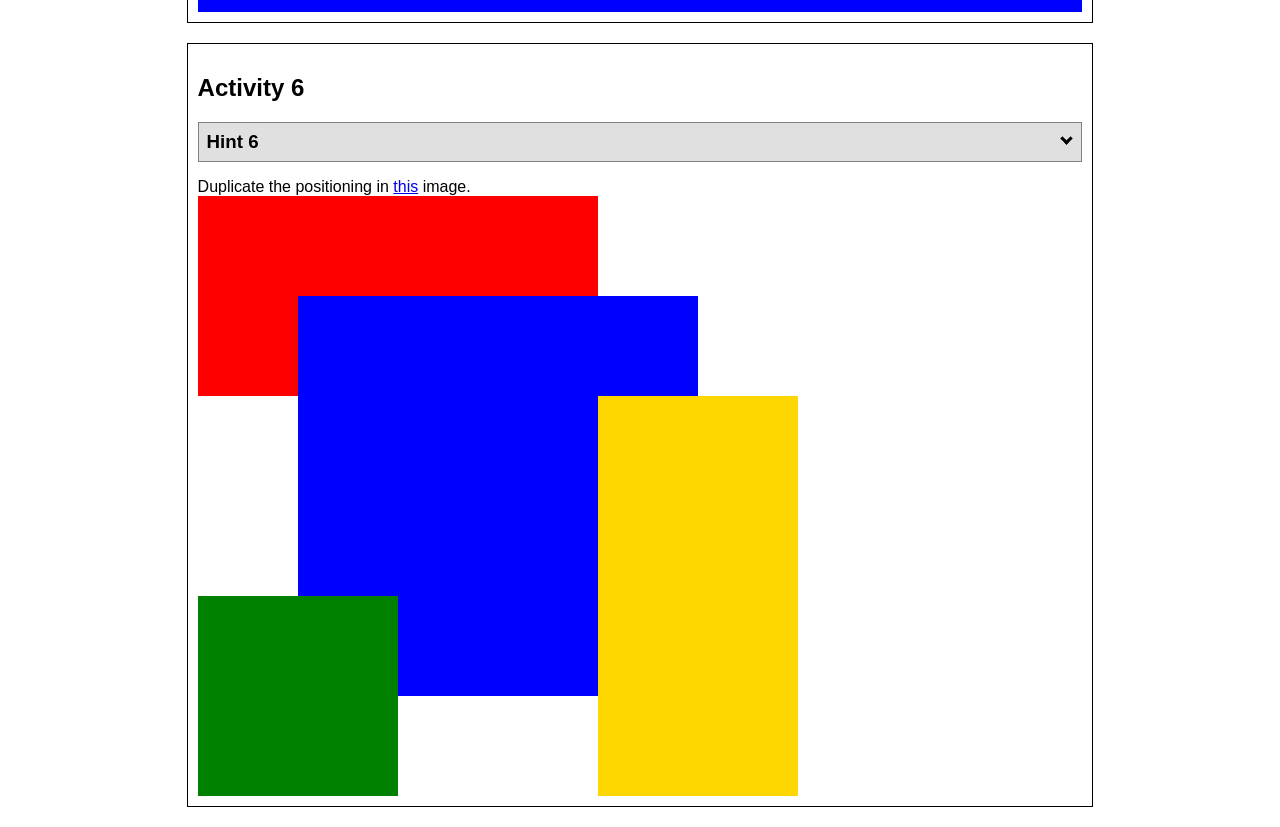
<file: ice/positioning/positioning.html>
<!DOCTYPE html>
<html lang="en">
  <head>
    <!-- HTML - Name: positioning.html -->
    <title>Positioning Activity</title>
    <link rel="stylesheet" type="text/css" href="positionstyles.css" />
  </head>
  <body>
    <div class="activity">
      <h2>WDD 130 positioning exercises</h2>
      For each activity match make the boxes match the image by modifying the stylesheet.</div>
    <div class="activity">
      <h2>Activity 1</h2>
      <section class="hint"><input type="checkbox" ><i></i> <h3>Hint 1</h3><div><p>Use the activity instructions for the firt activity</a></p></div></section>
      <p>Follow the activity instructions to make the boxes match  <a href="images/example1.png" target="_blank">this</a> image.</p>
      <div class="content1" >
        <div class="red1" ></div>
        <div class="green1" ></div>
        <div class="green1" ></div>
        <div class="yellow1"></div>
        <div class="yellow1"></div>
        <div class="blue1"></div>
      </div>
    </div>
    <div class="activity">
      <h2>Activity 2</h2>
      <section class="hint"><input type="checkbox" > <h3>Hint 2</h3><i></i><div>
      <ul>
      <li>grid-template-columns: 50px 50px 50px 50px 50px </li></ul></div></section>
      <p>Overlap and stagger the squares like in <a href="images/example2.png" target="_blank">this</a> image.</p>
      <div class="content2" >
        <div class="red2" ></div>
        <div class="green2" ></div>
        <div class="yellow2"></div>
        <div class="blue2"></div>
      </div>
    </div>
    <div class="activity">
      <h2>Activity 3</h2>
      <section class="hint"><input type="checkbox" > <h3>Hint 3</h3><i></i><div><p>This one is going to be best solved with CSS Grid. Remember to make the boxes the right width first...then start moving them around. </p><h4>Properties used:</h4><ul><li>display:grid;</li><li>grid-template-columns:</li><li>grid-column-gap:</li>
        <li>grid-column:</li>  </ul></div></section>
      Create the 2 column layout like in <a href="images/example3.png" target="_blank">this</a>  image.
      <div class="content3" >
        <div class="red3" ></div>
        <div class="green3" ></div>
        <div class="yellow3"></div>
        <div class="blue3"></div>
      </div>
    </div>
    <div class="activity">
      <h2>Activity 4</h2>
      <section class="hint"><input type="checkbox" > <h3>Hint 4</h3><i></i><div><p>For the others we have been primarily concerned with width. For this one you will need to adjust height as well. </p><h4>Properties used:</h4><ul><li>display:grid;</li><li>grid-template-columns:</li><li>grid-row:</li></ul></div></section>
      Duplicate the positioning in <a href="images/example4.png" target="_blank">this</a> image. 
      <div class="content4" >
        <div class="red4" ></div>
        <div class="green4" ></div>
        <div class="yellow4"></div>
        <div class="blue4"></div>
      </div>
    </div>

    <div class="activity">
      <h2>Activity 5</h2>
      <section class="hint"><input type="checkbox" > <h3>Hint 5</h3><i></i><div><p>Grid is <strong>not</strong> the right way to do this.  In fact there is only one way to really do that...and that is with float. Remember that we float the thing we want the text to wrap around.  Also remember to start by making all the shapes the right size and shape.</p><h4>Properties used:</h4><ul><li>float: left;</li></ul></div></section>
      Wrap the text around the square like in <a href="images/example5.png" target="_blank">this</a> image. This is one case where Grid is NOT the right way to solve this one and will in fact make it harder if you try to use it!
      <div class="content5" >
        <div class="red5" ></div>
        <div class="green5" ></div>
        <div class="yellow5">Step 01: Continue creating the main page for your chosen web site by modifying the CSS file you created in week 9's Adding Classes and IDs to Your Website assignment. This week, you will position all of the content on your main page using the CSS positioning techniques taught in KhanAcademy. When you are done, your webpage layout should reflect what you outlined in the wireframe you designed in the assignment Your Own Site Diagram and Wireframe in week 3. <br />
          If you have changed your mind on how you want the content of your main page laid out, take an opportunity to update your wireframe before completing this assignment (it is much easier to experiment with different layouts in a wireframe than it is to do so by modifying the CSS). Also, if you find that you are having trouble with using CSS positioning, feel free to review the concepts at the learn layout site: http://learnlayout.com/. You should be able to apply these principles to your site. For futher help, refer back to the Max Design site used in the beginning of the course for an example of how to implement your site design.</div>
        <div class="blue5"></div>
      </div>
    </div>
    <div class="activity">
      <h2>Activity 6</h2>
      <section class="hint"><input type="checkbox" > <h3>Hint 6</h3><i></i><div><p>This one is all about visualizing the grid behind the layout. If you are having a hard time doing that first: all the sizes are even multiples of 100, and second here is another example with the lines drawn: <a href="images/example6-hint.png" target="_blank">example 6 with lines</a>. For this one you will find it easiest if you use px for the column width. You can also use <kbd>z-index</kbd> to control the element layering.    </p><h4>Properties used:</h4><ul><li>display:grid;</li><li>grid-template-columns:</li><li>grid-column:</li><li>grid-row:</li><li><a href="https://www.w3schools.com/cssref/pr_pos_z-index.asp" target="_blank">z-index:</a></li></ul></div></section>
      Duplicate the positioning in <a href="images/example6.png" target="_blank">this</a> image.
      <div class="content6" >
        <div class="red6" ></div>
        <div class="green6" ></div>
        <div class="yellow6"></div>
        <div class="blue6"></div>
      </div>
    </div>
  </body>
</html>
</file>
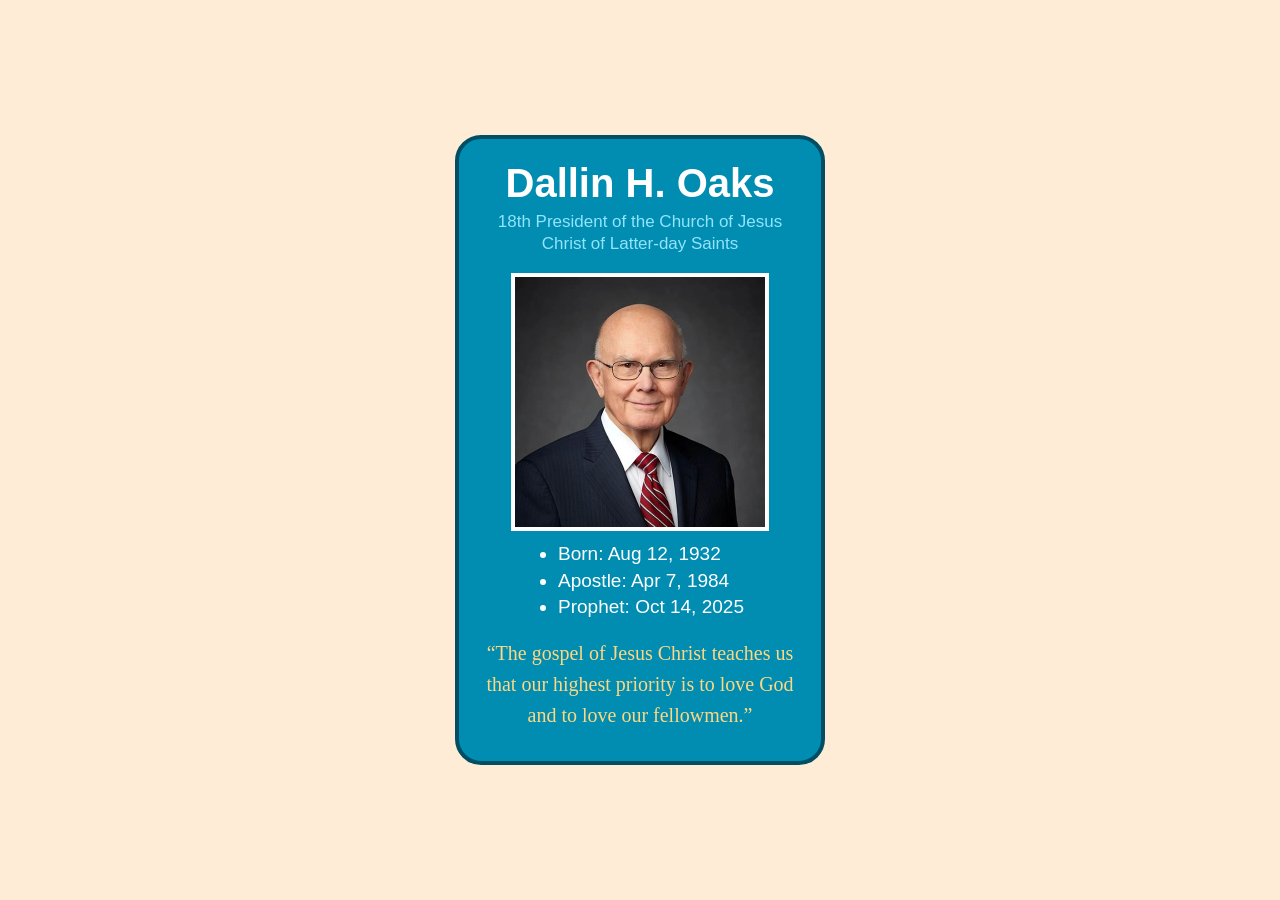
<file: ice/prophet_cards/oaks.html>
<!DOCTYPE html>
<html lang="en">
<head>
  <meta charset="UTF-8">
  <meta name="viewport" content="width=device-width, initial-scale=1.0">
  <title>Dallin H. Oaks | Prophet Card</title>
  <style>
    * { box-sizing: border-box; }
    body {
      margin: 0;
      min-height: 100vh;
      padding: 24px 12px;
      background-color: #FFECD7;
      display: grid;
      place-items: center;
      font-family: Helvetica, Arial, sans-serif;
    }
    .card {
      width: 370px;
      max-width: 100%;
      padding: 22px 25px 30px;
      border: 4px solid #004E63;
      border-radius: 26px;
      background-color: #008DB1;
      text-align: center;
    }
    h1 {
      margin: 0 0 5px;
      color: #FFFFFF;
      font-size: 40px;
    }
    .subtitle {
      margin: 0 0 18px;
      line-height: 1.3;
      font-size: 17px;
    }
    .subtitle a {
      color: #91E4FB;
      text-decoration: none;
    }
    .portrait {
      display: block;
      width: 258px;
      height: 258px;
      max-width: 100%;
      margin: 0 auto;
      border: 4px solid white;
      object-fit: cover;
    }
    ul {
      width: max-content;
      max-width: 100%;
      margin: 10px auto 17px;
      padding-left: 22px;
      color: #FFFFFF;
      font-size: 19px;
      line-height: 1.4;
      text-align: left;
    }
    blockquote {
      margin: 0;
      color: #FFD783;
      font-family: "Brush Script MT", "Apple Chancery", cursive;
      font-size: 20px;
      line-height: 1.55;
    }
  </style>
</head>
<body>
  <main class="card">
    <h1>Dallin H. Oaks</h1>
    <p class="subtitle">
      <a href="https://www.churchofjesuschrist.org/" target="_blank" rel="noopener noreferrer">
        18th President of the Church of Jesus Christ of Latter-day Saints
      </a>
    </p>
    <img class="portrait" src="dallin_oaks.jpg" alt="Portrait of Dallin H. Oaks">
    <ul>
      <li>Born: Aug 12, 1932</li>
      <li>Apostle: Apr 7, 1984</li>
      <li>Prophet: Oct 14, 2025</li>
    </ul>
    <blockquote>
      “The gospel of Jesus Christ teaches us that our highest priority is to love God and to love our fellowmen.”
    </blockquote>
  </main>
</body>
</html>
</file>
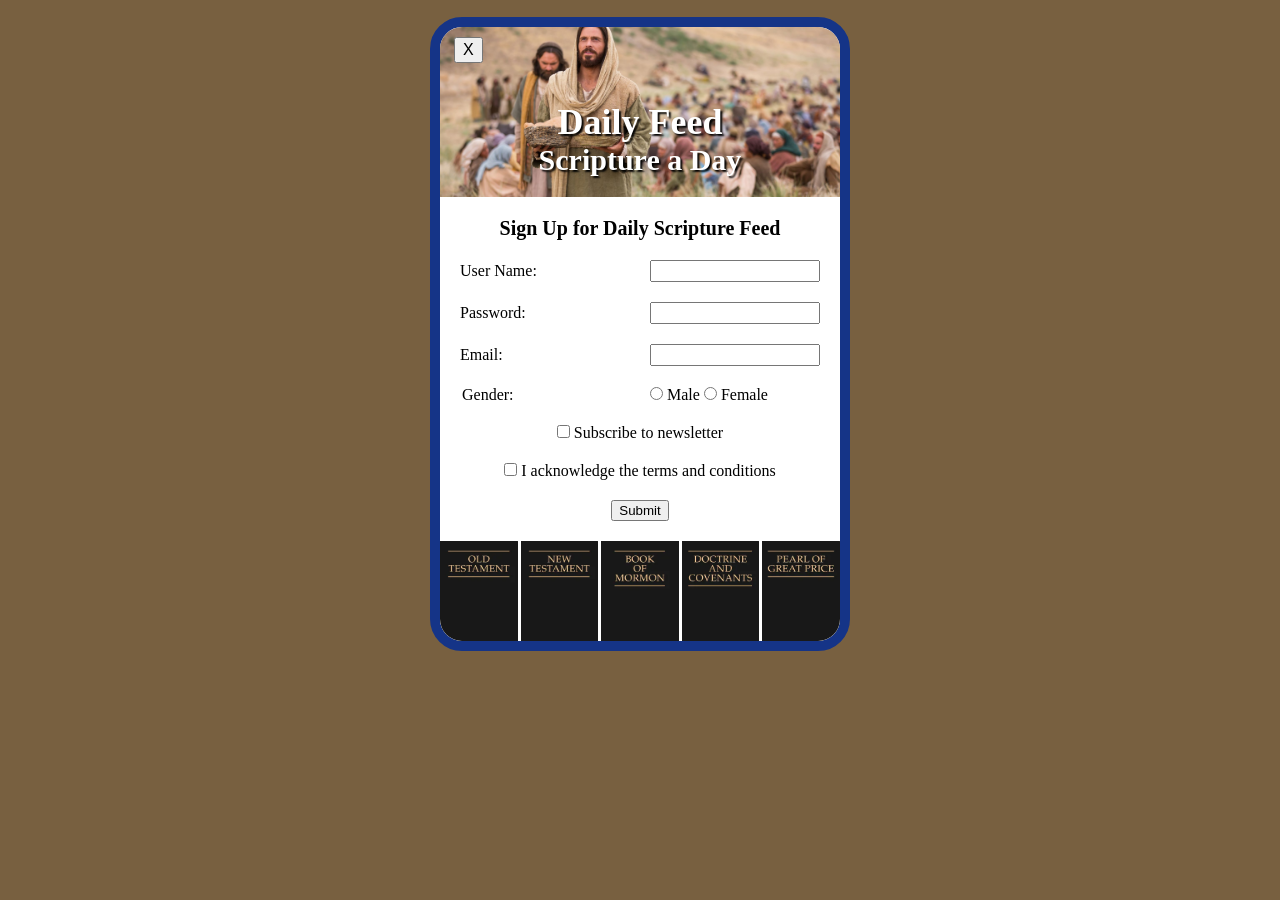
<file: ice/signup/signup.html>
<!DOCTYPE html>
<html lang="en">

<head>
    <meta charset="UTF-8">
    <meta name="viewport" content="width=device-width, initial-scale=1.0">
    <title>Daily Feed Sign Up</title>

    <style>
        * { box-sizing: border-box; margin: 0; }
        body { background: rgb(120, 96, 64); padding: 17px 12px 60px; font-family: "Times New Roman", serif; }
        #formContainer { position: relative; max-width: 420px; margin: auto; border: 10px solid #153487; border-radius: 32px; overflow: hidden; background: white; }
        .banner { height: 170px; background: url("images/jesus_feeds_5000.jpeg") center 42% / cover; display: grid; align-content: end; padding-bottom: 20px; text-align: center; color: white; text-shadow: 2px 2px 2px black; }
        h1 { font-size: 36px; line-height: 1.1; }
        .banner p { font-size: 30px; font-weight: bold; }
        h2 { font-size: 20px; text-align: center; margin: 20px 10px; }
        #myForm { display: grid; grid-template-columns: 1fr 170px; gap: 20px 12px; padding: 0 20px 20px; align-items: center; }
        #myForm > input { width: 100%; min-width: 0; height: 22px; }
        #closeBtn { position: absolute; top: 10px; left: 14px; padding: 2px 7px; font-size: 16px; }
        fieldset { border: 0; padding: 0; display: contents; }
        legend { float: left; }
        .choices { white-space: nowrap; }
        #myForm section { grid-column: 1 / -1; text-align: center; }
        button { cursor: pointer; }
        input:focus-visible, button:focus-visible { outline: 3px solid #153487; outline-offset: 2px; }
        .scriptures { display: grid; grid-template-columns: repeat(5, 1fr); gap: 3px; background: white; }
        .scriptures img { width: 100%; height: 100px; object-fit: fill; }
        #output { max-width: 420px; margin: 20px auto 0; }
        #output:not(:empty) { background: white; padding: 20px; border-radius: 8px; overflow-wrap: anywhere; }
        #output ul { padding: 12px 20px; }
        @media (max-width: 420px) { #myForm { grid-template-columns: 1fr; gap: 8px; } #myForm > input { margin-bottom: 10px; } fieldset { display: block; } legend { float: none; margin-bottom: 8px; } .banner p { font-size: 26px; } }
    </style>




</head>

<body>
    <div id="formContainer">
        <header class="banner"><h1>Daily Feed</h1><p>Scripture a Day</p></header>
        <h2>Sign Up for Daily Scripture Feed</h2>
        <form id="myForm">
            <button type="button" id="closeBtn" aria-label="Close signup form">X</button>
            <label for="username">User Name:</label>
            <input type="text" id="username" name="username" required>

            <label for="password">Password:</label>
            <input type="password" id="password" name="password" required>

            <label for="email">Email:</label>
            <input type="email" id="email" name="email" required>

            <fieldset><legend>Gender:</legend>
            <div class="choices">
                <input type="radio" id="male" name="gender" value="male" required>
                <label for="male">Male</label>
                <input type="radio" id="female" name="gender" value="female" required>
                <label for="female">Female</label>
            </div></fieldset>

            <section>
                <input type="checkbox" id="newsletter" name="newsletter">
                <label for="newsletter">Subscribe to newsletter</label>
            </section>

            <section>
                <input type="checkbox" id="conditions" name="conditions" required>
                <label for="conditions">I acknowledge the terms and conditions</label>
            </section>

            <section>
                <button type="submit">Submit</button>
            </section>
        </form>
        <footer class="scriptures" aria-label="Scripture collections">
            <img src="images/old_testament.webp" alt="Old Testament">
            <img src="images/new_testament.webp" alt="New Testament">
            <img src="images/book_of_mormon.webp" alt="Book of Mormon">
            <img src="images/doctrine_and_covenants.webp" alt="Doctrine and Covenants">
            <img src="images/pearl_of_great_price.webp" alt="Pearl of Great Price">
        </footer>
    </div>

    <div id="output" role="status" aria-live="polite"></div>

    <script>
        // Here is some Javascript to start looking forward to wdd131
        document.getElementById("closeBtn").addEventListener("click", function () {
            document.getElementById("formContainer").style.display = "none";
         });
        const form = document.getElementById('myForm');
        const output = document.getElementById('output');

        form.addEventListener('submit', function (event) {
            event.preventDefault(); // Stop form from actually submitting

            const heading = document.createElement('h3');
            heading.textContent = 'Here is the data that would be sent to the server:';
            const list = document.createElement('ul');
            for (const [key, value] of new FormData(form).entries()) {
                const item = document.createElement('li');
                const label = document.createElement('strong');
                label.textContent = key + ': ';
                item.append(label, key === 'password' ? '•••••••• (hidden)' : value);
                list.append(item);
            }
            output.replaceChildren(heading, list);
                });
    </script>

</body>

</html>
</file>
<file: styles/style.css>
/* Progress 300: colors, fonts, and layout from the Progress 100 plan. */
* { box-sizing: border-box; }
body { margin: 0; padding: 1.5rem; background: #e5e7eb; color: #111827; font-family: Arial, Helvetica, sans-serif; line-height: 1.5; }
header, main, footer { max-width: 1100px; margin: 0 auto; }
header { padding: 1.25rem; background: #ffffff; border: 1px solid #1f2937; display: grid; grid-template-columns: 60px 1fr auto; align-items: center; gap: 1rem; }
header img { display: block; }
h1, h2 { color: #1f2937; font-family: Arial, Helvetica, sans-serif; line-height: 1.25; }
h1 { margin: 0; font-size: 1.5rem; }
h2 { margin: 0 0 .75rem; font-size: 1.4rem; }
p { margin: 0 0 .75rem; font-family: Georgia, 'Times New Roman', serif; }
nav { display: flex; flex-wrap: wrap; gap: 1.25rem; }
nav a { color: #111827; text-decoration: none; }
nav a:hover { text-decoration: underline; }
a { color: #3b82f6; text-underline-offset: .2em; }
a:hover { color: #1f2937; }
a:focus-visible, input:focus-visible, textarea:focus-visible, button:focus-visible { outline: 3px solid #3b82f6; outline-offset: 3px; }
main { display: grid; grid-template-columns: repeat(2, minmax(0, 1fr)); gap: 1rem; padding: 1rem 0; }
section { padding: 1.25rem; background: #ffffff; border: 1px solid #1f2937; }
#about { grid-column: 1 / -1; display: grid; grid-template-columns: 1fr 220px; align-items: center; gap: .5rem 1.5rem; }
#about h2, #about p { grid-column: 1; }
#about img { grid-column: 2; grid-row: 1 / 3; width: 100%; height: 125px; object-fit: cover; border: 1px solid #1f2937; }
.projects { grid-column: 1 / -1; display: grid; grid-template-columns: repeat(3, 1fr); gap: .5rem 1rem; }
.projects h2 { grid-column: 1 / -1; }
.projects p { margin: 0; font-family: Arial, Helvetica, sans-serif; }
#ice { grid-column: 1 / -1; }
#ice ul { display: flex; flex-wrap: wrap; gap: .5rem 2rem; margin-bottom: 0; }
ul { padding-left: 1.25rem; margin-top: 0; }
li { margin: .3rem 0; }
table { width: 100%; border-collapse: collapse; }
th, td { padding: .55rem; border-bottom: 1px solid #e5e7eb; text-align: left; }
th { background: #e5e7eb; }
.contact { grid-column: 1 / -1; }
form { display: grid; grid-template-columns: 1fr 1.5fr auto; gap: 1rem; align-items: end; }
form p { display: grid; grid-template-columns: auto 1fr; gap: .5rem; align-items: center; margin: 0; font-family: Arial, Helvetica, sans-serif; }
input, textarea { min-width: 0; width: 100%; padding: .5rem; border: 1px solid #1f2937; background: #ffffff; color: #111827; font: inherit; }
textarea { height: 2.6rem; min-height: 2.6rem; resize: vertical; }
button { padding: .6rem 2rem; background: #3b82f6; color: #111827; border: 0; font: inherit; cursor: pointer; }
button:hover { background: #1f2937; color: #ffffff; }
footer { text-align: center; padding: .6rem; border: 1px solid #1f2937; background: #e5e7eb; }
footer p { margin: 0; font-family: Arial, Helvetica, sans-serif; }
@media (max-width: 720px) {
    body { padding: 1rem; }
    header { grid-template-columns: 60px 1fr; }
    nav { grid-column: 1 / -1; }
    main { grid-template-columns: 1fr; }
    #about { grid-template-columns: 1fr; }
    #about img { grid-column: 1; grid-row: auto; max-width: 300px; height: auto; }
    .projects, form { grid-template-columns: 1fr; }
    form p { grid-template-columns: 1fr; }
    button { justify-self: start; }
}
</file>
<file: wwr/styles/style.css>
@import url('https://fonts.googleapis.com/css2?family=Bebas+Neue&family=Lato:wght@400;700&display=swap');

body {
  background-color: #F7F7F2;
  font-family: Lato, Arial, sans-serif;
  font-size: 22px;
  margin: 0;
  padding: 0;
}

#content {
  max-width: 1600px;
  margin: 0 auto;
}

header {
  background-color: #0B3954;
  display: grid;
  grid-template-columns: 150px auto;
}

nav {
  display: flex;
  justify-content: space-around;
}

nav a {
  text-align: center;
  color: white;
  text-decoration: none;
  padding: 35px;
}

nav a:hover {
  background-color: #FFB703;
  color: #0B3954;
}

#logo_link {
  padding-top: 5px;
  justify-self: center;
  align-self: center;
}

#hero {
  display: grid;
  grid-template-columns: 1fr 3fr 1fr;
  margin-top: -100px;
}

#hero-box {
  grid-column: 1 / 4;
  grid-row: 1 / 3;
  z-index: -1;
}

#hero-msg {
  grid-column: 2 / 3;
  grid-row: 1 / 2;
  margin-top: 100px;
}

#hero-img {
  width: 100%;
}

#hero-msg h1,
#hero-msg h4 {
  text-align: center;
}

#hero-msg h4 {
  color: white;
}

.home-title {
  color: white;
  font-family: "Bebas Neue", Arial, sans-serif;
  font-size: 2em;
  margin-top: 10px;
}

h4 {
  color: #0B3954;
}

.button-box {
  text-align: center;
}

.home-grid {
  display: grid;
  grid-template-columns: repeat(10, 1fr);
}

main section {
  text-align: center;
}

.rivers-card {
  grid-column: 2 / 4;
  grid-row: 2 / 3;
}

.camping-card {
  grid-column: 5 / 7;
  grid-row: 2 / 3;
}

.rapids-card {
  grid-column: 8 / 10;
  grid-row: 2 / 3;
}

#background {
  height: 725px;
  background-color: #087E8B;
  grid-column: 1 / 11;
  grid-row: 4 / 9;
}

.mountains {
  width: 100%;
  grid-column: 2 / 7;
  grid-row: 5 / 8;
  box-shadow: 5px 5px 10px #6f7364;
}

.msg {
  background-color: #0B3954;
  line-height: 1.5em;
  padding: 35px;
  grid-column: 6 / 10;
  grid-row: 6 / 7;
  box-shadow: 5px 5px 10px #6f7364;
}

.msg h2 {
  color: white;
  font-family: "Bebas Neue", Arial, sans-serif;
}

.msg p {
  color: white;
  font-size: 0.8em;
  padding-bottom: 15px;
}

.book,
.join {
  background-color: #FFB703;
  color: #0B3954;
  text-decoration: none;
  font-size: 18px;
  padding: 15px 30px;
  margin-top: 50px;
  border-radius: 5px;
}

.book:hover,
.join:hover {
  background-color: #087E8B;
  color: white;
}

.logo,
.icon {
  width: 80px;
}

.icon {
  padding-top: 10px;
}

h2 {
  margin: 0;
}

.rivers-card,
.camping-card,
.rapids-card {
  margin: 200px 0;
}

.card-img,
.mountains {
  width: 100%;
}

.card-img {
  border: 10px solid #FFB703;
  transition: transform .5s;
  box-shadow: 5px 5px 10px #6f7364;
}

.card-img:hover {
  opacity: .6;
  transform: scale(1.1);
}

main section img {
  box-sizing: border-box;
}

footer {
  background-color: #0B3954;
  color: white;
  padding: 25px 50px;
  margin-top: 200px;
  display: flex;
  justify-content: space-around;
  align-items: center;
}

footer a {
  color: white;
  text-decoration: none;
}

footer a:hover {
  color: #FFB703;
}

footer p {
  font-size: 1.2em;
}

footer p a:hover {
  text-decoration: underline;
}

footer .social img {
  padding-top: 15px;
}

@media screen and (max-width: 900px) {
  #hero,
  .home-grid {
    display: block;
    height: auto;
  }

  nav,
  footer {
    flex-direction: column;
  }

  nav a {
    display: block;
    padding: 15px;
  }

  #hero {
    margin-top: 0;
  }

  #hero-msg {
    margin-top: 0;
  }

  #hero-msg h4 {
    display: none;
  }

  #hero-msg h1 {
    color: #0B3954;
  }

  .home-title {
    font-size: 25px;
  }

  .rivers-card,
  .camping-card,
  .rapids-card {
    margin: 50px auto;
    width: 60%;
  }

  #background {
    display: none;
  }

  .mountains,
  .msg {
    width: 80%;
    display: block;
    margin: 0 auto;
  }

  footer {
    margin-top: 25px;
  }
}
</file>
<file: ice/halloween/styles/styles.css>
/* Only CSS is changed for this assignment. */
body {
    background-color: #24152e;
    color: #222;
    font-family: Arial, sans-serif;
    margin: 0;
}

#wrapper {
    max-width: 900px;
    margin: 20px auto;
    background-color: #fff1d6;
}

header {
    background-color: #e78323;
    padding: 15px;
}

nav ul {
    list-style: none;
    text-align: center;
    padding: 0;
}

nav li {
    display: inline-block;
    margin: 5px 15px;
    font-weight: bold;
}

main {
    padding: 20px;
}

h1 {
    color: #222;
    text-align: center;
}

main img {
    display: block;
    width: 300px;
    max-width: 100%;
    margin: 20px auto;
}

section {
    border-top: 1px solid #e78323;
    padding-top: 15px;
    margin-top: 20px;
}

h2 {
    color: #222;
    margin-top: 0;
}

p {
    line-height: 1.5;
}

footer {
    background-color: #e78323;
    text-align: center;
    padding: 15px;
}
</file>
<file: ice/favorite_devo/styles/styles.css>
body {
  margin: 0;
  height: 100%;
  font-family: Arial, sans-serif;
  background: linear-gradient(to bottom, #d3d3d3, #001f3f);
  background-repeat: no-repeat;
  background-attachment: fixed;
}

.container {
  text-align: center;
}

.header {
  padding: 20px 0;
}

.header-image {
  background-image: url('../images/icenter.png');
  background-repeat: no-repeat;
  background-position: center;
  height: 150px;
  display: flex;
  flex-direction: column;
  justify-content: center;
  color: white;

}

.header-image h1 {
  margin: 0;
  line-height: 0.9;
    font-size: 3.5em;
  font-weight: bold;
  text-shadow: 2px 2px 4px rgba(0, 0, 0, 0.7);
  background: #00000055;
}

.content-box {
  background-color: white;
  margin: 30px auto;
  width: 90%;
  max-width: 900px;
  padding: 40px;
  box-shadow: 5px 5px 0px black;
  min-height: 400px;
}

/* Table and form styles */
.content-box {
  box-sizing: border-box;
  padding: 20px;
}

h2 {
  color: #001f3f;
}

table {
  width: 100%;
  border-collapse: collapse;
  margin-bottom: 30px;
}

th, td {
  border: 1px solid #999;
  padding: 10px;
  text-align: left;
  overflow-wrap: anywhere;
}

th {
  background-color: #001f3f;
  color: white;
}

form {
  max-width: 400px;
  margin: 0 auto;
  text-align: left;
}

label {
  display: block;
  margin-top: 12px;
}

input {
  box-sizing: border-box;
  width: 100%;
  padding: 8px;
  margin-top: 5px;
  border: 1px solid #999;
}

button {
  background-color: #001f3f;
  color: white;
  padding: 10px 16px;
  border: none;
  margin-top: 15px;
}

a {
  color: #001f3f;
}
</file>
<file: ice/positioning/positionstyles.css>
/* Activity 1: two columns with centered squares. */
.content1 { display: grid; grid-template-columns: 1fr 1fr; justify-items: center; gap: 20px; }
.red1, .blue1 { width: 100%; height: 100px; grid-column: 1 / 3; }
.green1, .yellow1 { width: 200px; height: 200px; }
/* Activity 2: each square spans two 50px tracks. */
.content2 { display: grid; grid-template-columns: repeat(5, 50px); grid-template-rows: repeat(5, 50px); }
.content2 > div { width: 100px; height: 100px; }
.red2 { grid-area: 1 / 1 / 3 / 3; }
.green2 { grid-area: 2 / 2 / 4 / 4; }
.yellow2 { grid-area: 3 / 3 / 5 / 5; }
.blue2 { grid-area: 4 / 4 / 6 / 6; }
/* Activity 3: full-width bars frame two columns. */
.content3 { display: grid; grid-template-columns: 1fr 1fr; column-gap: 10%; }
.red3, .blue3 { grid-column: 1 / 3; height: 100px; }
.green3, .yellow3 { height: 200px; }
/* Activity 4: the red column spans all three rows. */
.content4 { display: grid; grid-template-columns: 1fr 1fr; grid-template-rows: repeat(3, 1fr); height: 400px; }
.red4 { grid-column: 1; grid-row: 1 / 4; }
.green4 { grid-column: 2; grid-row: 1; }
.yellow4 { grid-column: 2; grid-row: 2; }
.blue4 { grid-column: 2; grid-row: 3; }
/* Activity 5: float lets text wrap below the green square. */
.content5 { display: flow-root; }
.red5, .blue5 { height: 100px; width: 100%; }
.green5 { float: left; width: 200px; height: 200px; }
.yellow5 { min-height: 200px; }
.blue5 { clear: both; }
/* Activity 6: overlapping items on a 100px grid. */
.content6 { display: grid; grid-template-columns: repeat(6, 100px); grid-template-rows: repeat(6, 100px); }
.red6 { grid-area: 1 / 1 / 3 / 5; }
.green6 { grid-area: 5 / 1 / 7 / 3; z-index: 2; }
.yellow6 { grid-area: 3 / 5 / 7 / 7; z-index: 2; }
.blue6 { grid-area: 2 / 2 / 6 / 6; z-index: 1; }
/* Shared box colors. */
.red1, .red2, .red3, .red4, .red5, .red6 { background-color: red; }
.green1, .green2, .green3, .green4, .green5, .green6 { background-color: green; }
.yellow1, .yellow2, .yellow3, .yellow4, .yellow5, .yellow6 { background-color: gold; }
.blue1, .blue2, .blue3, .blue4, .blue5, .blue6 { background-color: blue; }

/* Do not make any changes below here */
.activity {
  width: 70%; 
  margin: 20px auto; 
  font-family: Arial, sans-serif; 
  border: 1px solid black; 
  padding: 10px; 
  clear:both; 
  overflow: auto;
} 

.hint {
  border: 1px solid grey;
  background: #e0e0e0;
  padding: .5em;
  position: relative;
  margin: 1em 0;
}
.hint h3 {
  margin: 0;
}
.hint:hover {
  background: #d0d0d0;
}
.hint > div {
  display: none;
}

.hint input[type=checkbox] {
  position: absolute;
  width: 100%;
  height: 100%;
  opacity: 0;
  z-index: 1;
  cursor: pointer;
}

.hint input[type=checkbox]:checked ~ div {
  display: block;
}

.hint i {
  position: absolute;
  transform: translate(-6px, 0);
  margin-top: 16px;
  right: 10px;
  top: -3px;
}
.hint i:before, .hint i:after {
  content: "";
  position: absolute;
  background-color: black;
  width: 3px;
  height: 9px;
}
.hint i:before {
  transform: translate(2px, 0) rotate(45deg);
}
.hint i:after {
  transform: translate(-2px, 0) rotate(-45deg);
}

.hint input[type=checkbox]:checked ~ i:before {
  transform: translate(-2px, 0) rotate(45deg);
}
.hint input[type=checkbox]:checked ~ i:after {
  transform: translate(2px, 0) rotate(-45deg);
}
.hint a {
  position: relative;
  z-index: 1;
}
</file>
